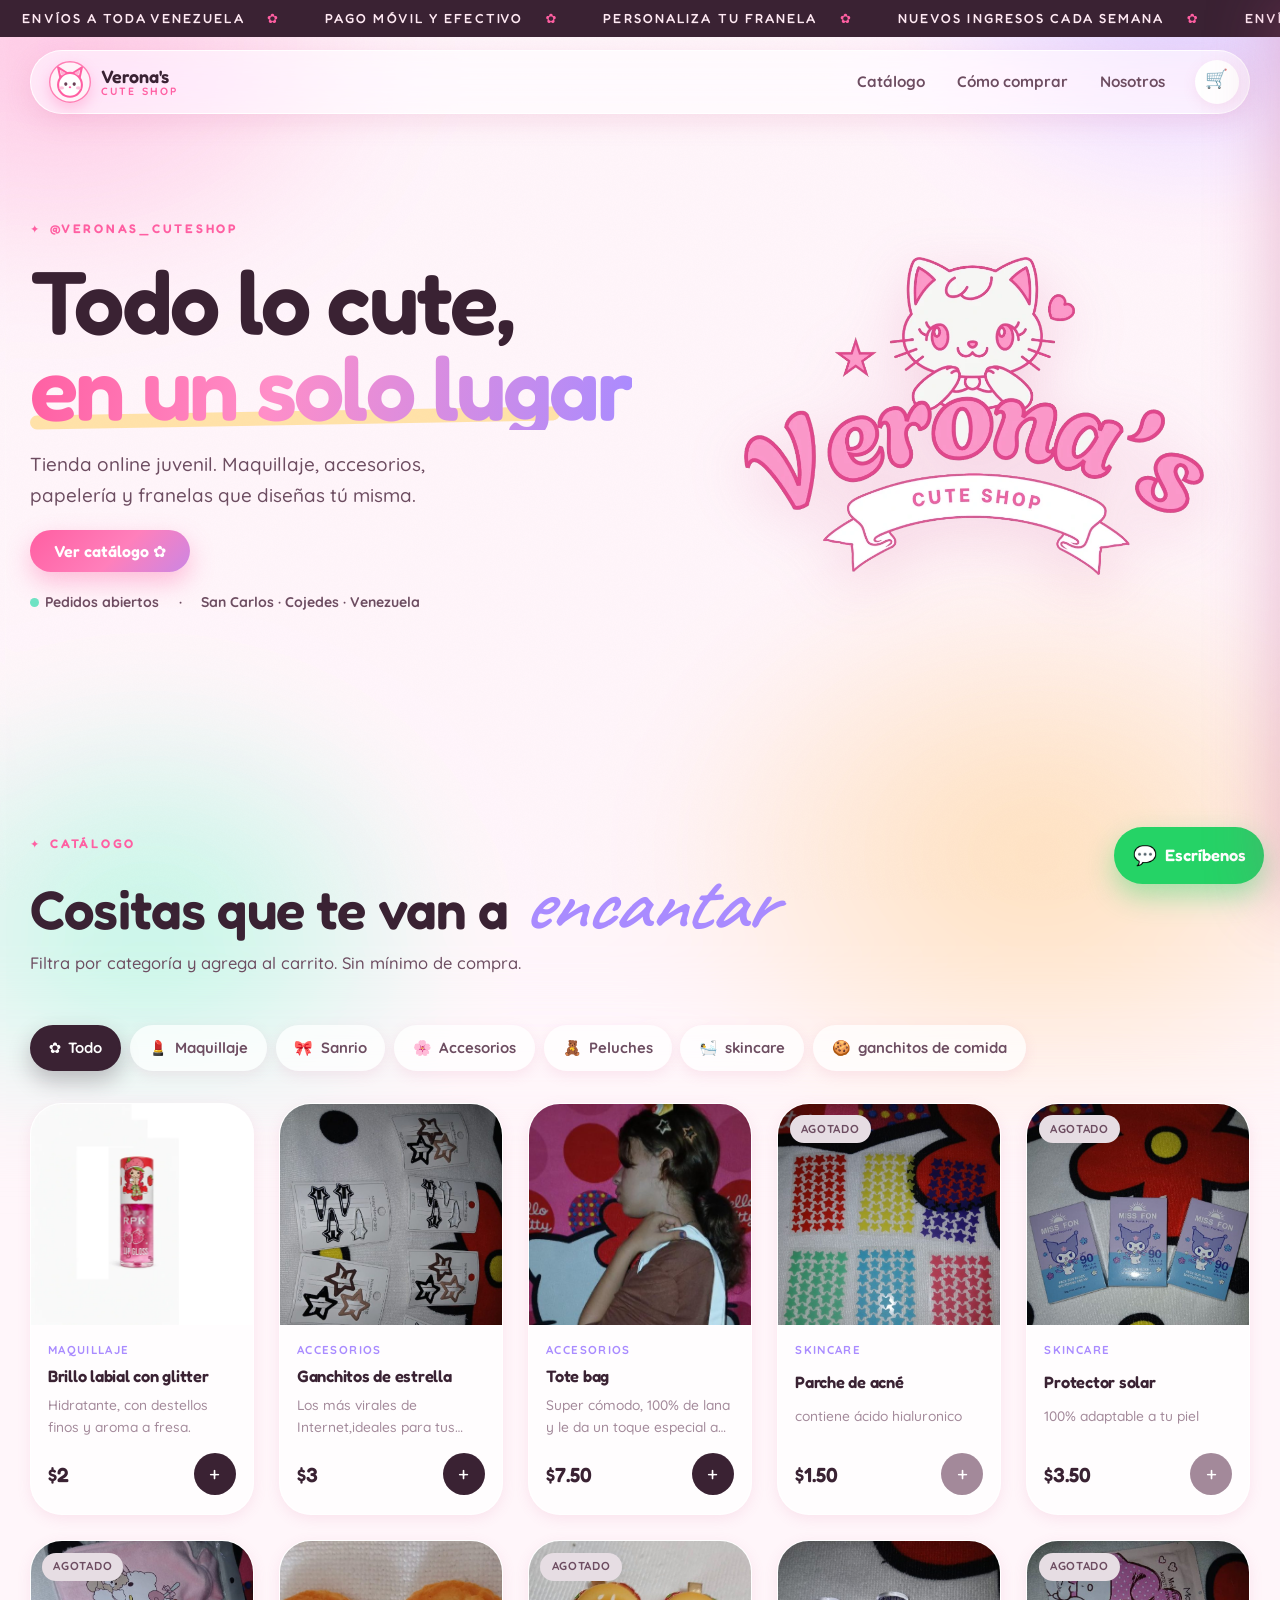
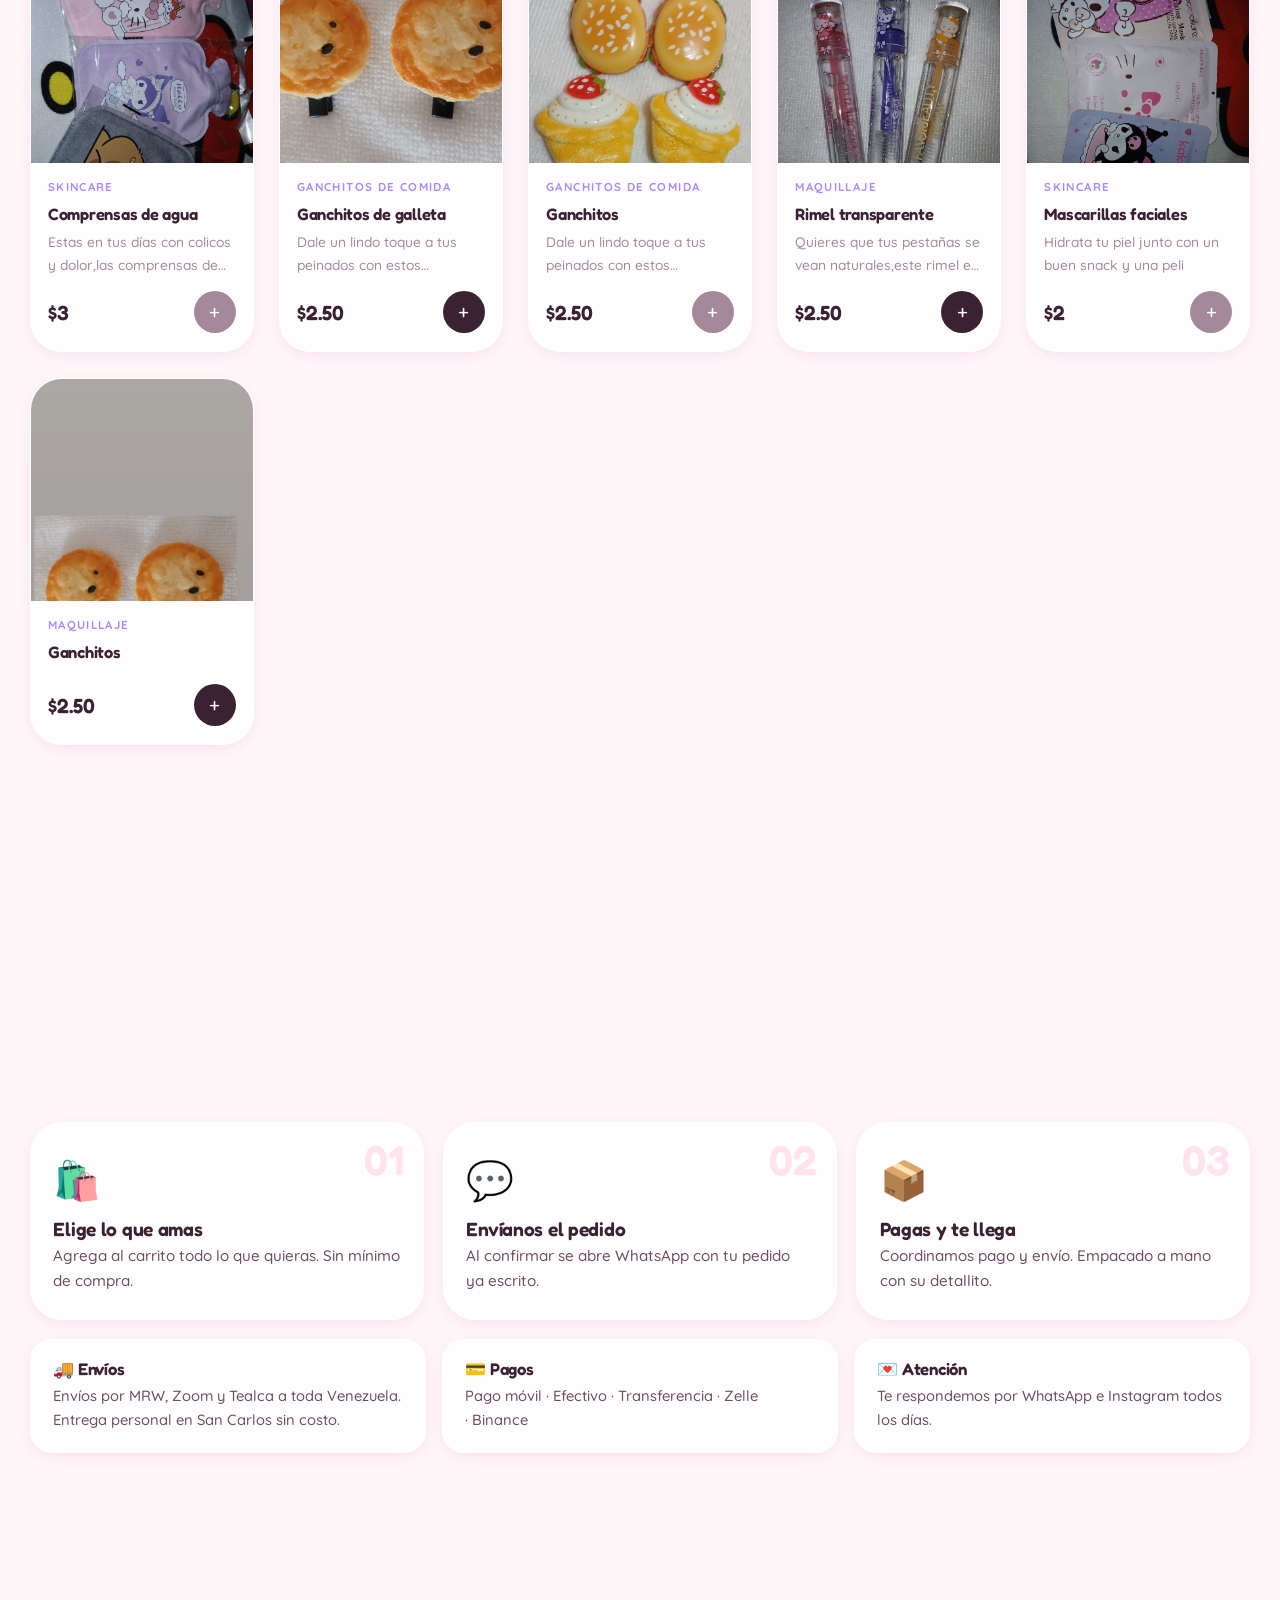
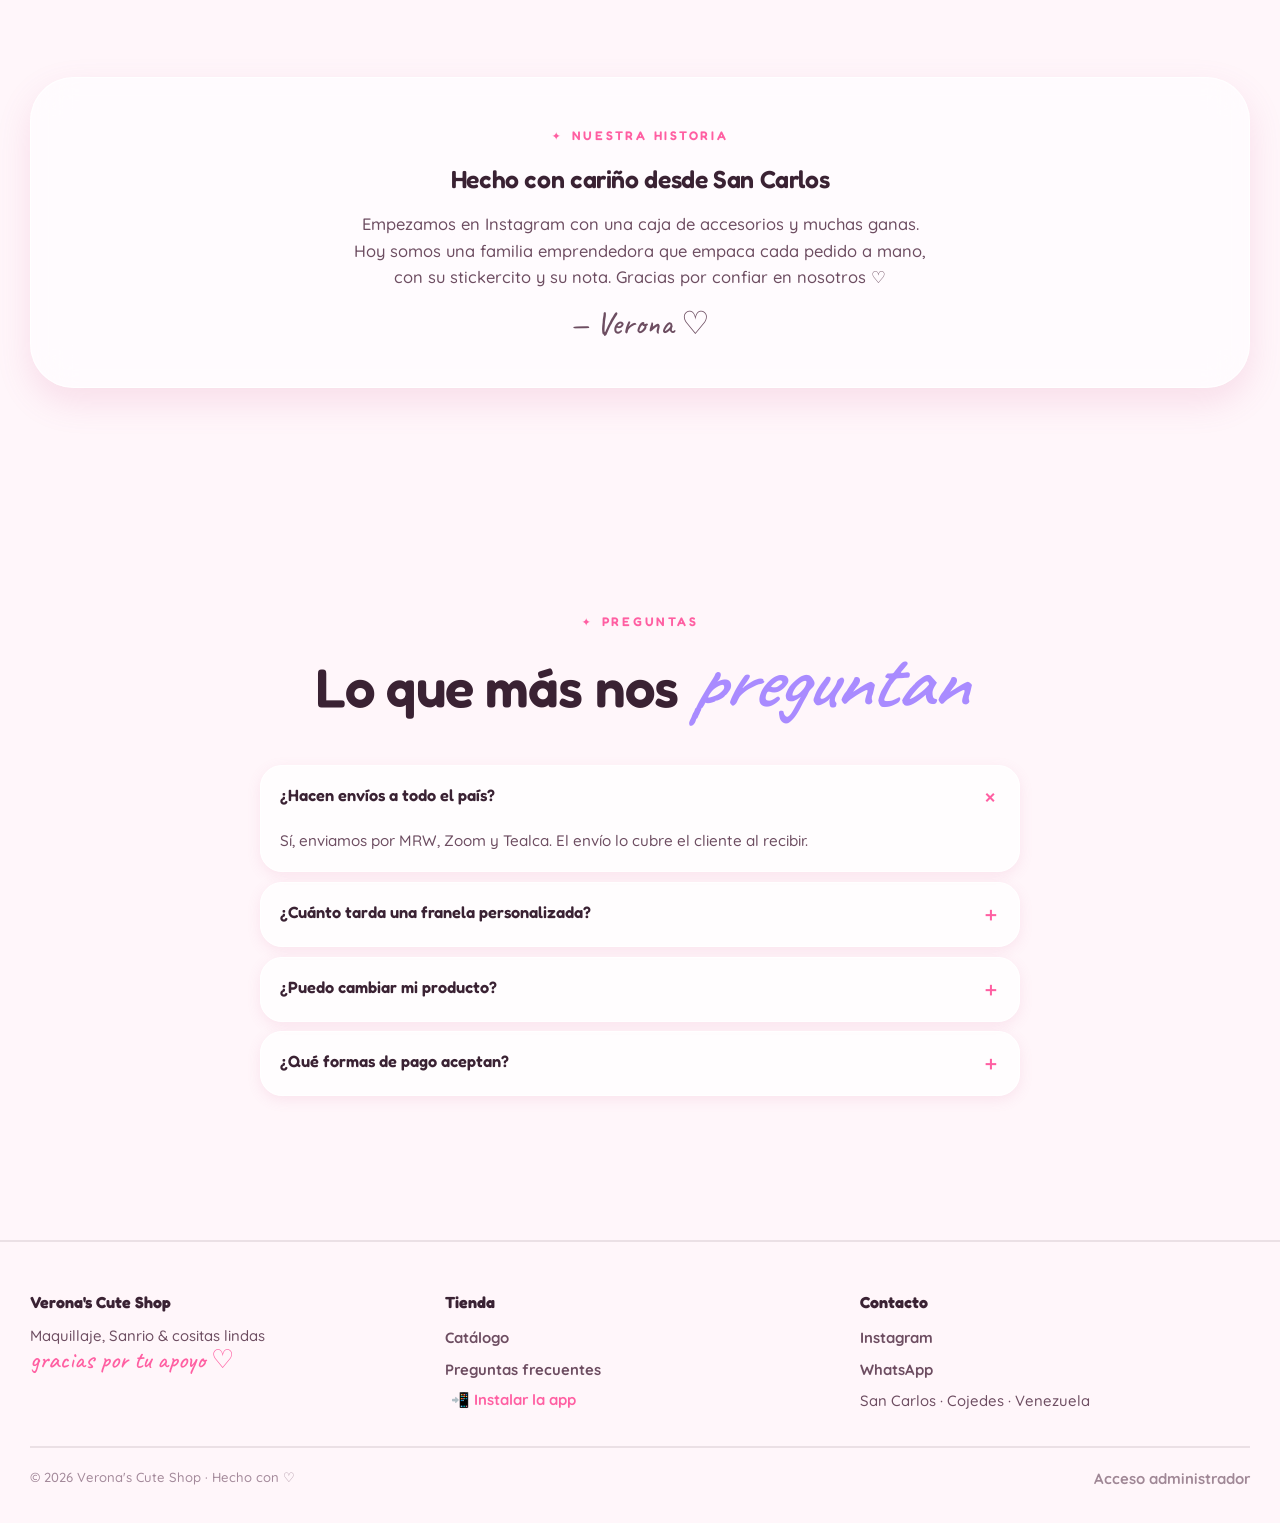
<file: index.html>
<!DOCTYPE html>
<html lang="es" class="no-js">
<head>
<meta charset="UTF-8" />
<meta name="viewport" content="width=device-width, initial-scale=1, viewport-fit=cover" />
<title>Verona's Cute Shop · Maquillaje, Sanrio y franelas personalizadas</title>
<meta name="description" content="Tienda online juvenil desde San Carlos, Cojedes. Maquillaje, accesorios, papelería, peluches y franelas que diseñas tú misma. Envíos a toda Venezuela." />
<meta name="theme-color" content="#ff5fa2" />
<link rel="icon" href="assets/favicon.svg" type="image/svg+xml" />

<!-- instalable como app -->
<link rel="manifest" href="manifest.webmanifest" />
<link rel="apple-touch-icon" href="assets/apple-touch-icon.png" />
<meta name="apple-mobile-web-app-capable" content="yes" />
<meta name="mobile-web-app-capable" content="yes" />
<meta name="apple-mobile-web-app-status-bar-style" content="default" />
<meta name="apple-mobile-web-app-title" content="Verona's" />
<meta name="application-name" content="Verona's Cute Shop" />

<meta property="og:type" content="website" />
<meta property="og:title" content="Verona's Cute Shop" />
<meta property="og:description" content="Maquillaje, Sanrio, accesorios y franelas personalizadas. Envíos a toda Venezuela." />

<link rel="preconnect" href="https://fonts.googleapis.com" />
<link rel="preconnect" href="https://fonts.gstatic.com" crossorigin />
<link rel="stylesheet" href="https://fonts.googleapis.com/css2?family=Fredoka:wght@400;500;600&family=Quicksand:wght@500;600;700&family=Caveat:wght@600;700&display=swap" />
<link rel="stylesheet" href="styles.css?v=20260812" />
<script>document.documentElement.classList.remove('no-js');</script>
<script>window.__VER__="2026-08-12-a";</script>
</head>

<body data-install-banner="Verona's Cute Shop" data-install-icon="assets/icon-192.png">
<div class="mesh" aria-hidden="true"></div>
<div class="grain" aria-hidden="true"></div>
<a class="skip-link" href="#main">Saltar al contenido</a>

<!-- ══════════════════════════════════════════ barra de anuncios -->
<div class="ticker" aria-hidden="true">
  <div class="ticker-track" data-ticker>
    <span>envíos a toda venezuela</span><span>pago móvil y efectivo</span><span>personaliza tu franela</span><span>nuevos ingresos cada semana</span>
    <span>envíos a toda venezuela</span><span>pago móvil y efectivo</span><span>personaliza tu franela</span><span>nuevos ingresos cada semana</span>
  </div>
</div>

<!-- ══════════════════════════════════════════ navegación -->
<header class="nav" data-nav>
  <div class="container">
    <div class="nav-inner">
      <a href="#inicio" class="logo">
        <span class="logo-mark" aria-hidden="true"><img src="assets/favicon.svg" alt="" /></span>
        <span class="logo-text">
          <b data-brand-name>Verona's</b>
          <small data-brand-name2>Cute Shop</small>
        </span>
      </a>

      <nav class="nav-links" aria-label="Principal">
        <a href="#catalogo">Catálogo</a>
        <a href="#franelas">Franelas</a>
        <a href="#comprar">Cómo comprar</a>
        <a href="#nosotros">Nosotros</a>
      </nav>

      <div class="nav-actions">
        <button class="icon-btn" type="button" data-install hidden aria-label="Instalar la app">📲</button>
        <button class="icon-btn nav-toggle" type="button" data-nav-toggle aria-expanded="false" aria-label="Abrir menú">☰</button>
        <button class="icon-btn" type="button" data-cart-open aria-label="Abrir carrito">
          🛒<span class="cart-count" data-cart-count>0</span>
        </button>
      </div>
    </div>

    <div class="nav-drawer" data-nav-drawer>
      <a href="#catalogo">Catálogo</a>
      <a href="#franelas">Franelas</a>
      <a href="#comprar">Cómo comprar</a>
      <a href="#nosotros">Nosotros</a>
      <a href="#faq">Preguntas</a>
    </div>
  </div>
</header>

<main id="main">

<!-- ══════════════════════════════════════════ hero -->
<section class="hero" id="inicio">
  <div class="container hero-grid">
    <div class="hero-copy">
      <span class="kicker" data-brand-handle>@veronas_cuteshop</span>
      <h1>
        <span data-hero-title>Todo lo cute,</span>
        <em data-hero-title-em>en un solo lugar</em>
      </h1>
      <p class="hero-sub" data-hero-sub>
        Tienda online juvenil. Maquillaje, accesorios, papelería y franelas que diseñas tú misma.
      </p>
      <div class="hero-cta">
        <a class="btn btn-primary" href="#catalogo" data-magnetic>Ver catálogo ✿</a>
        <a class="btn btn-ghost" href="#franelas">Diseñar mi franela 👕</a>
      </div>
      <div class="hero-meta">
        <span><i class="dot-live" aria-hidden="true"></i> Pedidos abiertos</span>
        <span aria-hidden="true">·</span>
        <span data-brand-location>San Carlos · Cojedes · Venezuela</span>
      </div>
    </div>

    <div class="hero-art" aria-hidden="true">
      <div class="hero-orb"></div>
      <span class="hero-orb-face">🎀</span>
      <img class="hero-logo" data-hero-logo alt="" hidden />
      <div class="sticker s1"><i>💄</i>maquillaje</div>
      <div class="sticker s2"><i>🧸</i>peluches</div>
      <div class="sticker s3"><i>✏️</i>papelería</div>
      <div class="sticker s4" data-tee-only><i>👕</i>tu diseño</div>
    </div>
  </div>
</section>

<!-- ══════════════════════════════════════════ catálogo -->
<section class="section" id="catalogo">
  <div class="container">
    <div class="sec-head reveal">
      <span class="kicker">Catálogo</span>
      <h2>Cositas que te van a <em class="hand">encantar</em></h2>
      <p>Filtra por categoría y agrega al carrito. Sin mínimo de compra.</p>
    </div>

    <div class="filters" data-filters role="group" aria-label="Filtrar por categoría"></div>
    <p class="scroll-hint" aria-hidden="true">desliza para ver más ✿</p>

    <div class="grid-products" data-products>
      <noscript>
        <p style="grid-column:1/-1">Activa JavaScript para ver el catálogo completo, o escríbenos por Instagram
          <a href="https://instagram.com/veronas_cuteshop">@veronas_cuteshop</a>.</p>
      </noscript>
    </div>
  </div>
</section>

<!-- ══════════════════════════════════════════ franelas -->
<section class="section" id="franelas">
  <div class="container">
    <div class="sec-head reveal">
      <span class="kicker">Franelas personalizadas</span>
      <h2 data-tee-title>Diseña tu franela</h2>
      <p data-tee-subtitle>Sube tu foto, muévela, agrándala y gírala. Así de simple.</p>
    </div>

    <div class="tee-wrap glass reveal">
      <!-- ---------- escenario visual ---------- -->
      <div class="tee-stage" data-tee-stage>
        <div class="tee-side-toggle" data-tee-sides>
          <button type="button" data-side="front" class="is-active">Frente</button>
          <button type="button" data-side="back">Espalda</button>
        </div>
        <svg class="tee-svg" viewBox="0 0 600 700" data-tee-svg role="img" aria-label="Vista previa de la franela personalizada"></svg>
        <p class="tee-hint" data-tee-hint>Arrastra tu imagen para moverla ✿</p>
        <div class="tee-drop">Suelta tu imagen aquí 🖼️</div>
      </div>

      <!-- ---------- panel de opciones ---------- -->
      <div class="tee-panel">
        <div class="tee-price-row">
          <span class="tee-price" data-tee-price>$12</span>
          <span class="tee-steps"><b>1</b> color · <b>2</b> talla · <b>3</b> zona · <b>4</b> tu imagen</span>
        </div>

        <div class="field">
          <label>1 · Color de la franela <span data-tee-color-name style="color:var(--accent)"></span></label>
          <div class="swatches" data-tee-colors></div>
        </div>

        <div class="field">
          <label>2 · Talla — <a href="#medidas" style="color:var(--accent);text-decoration:underline">ver medidas</a></label>
          <div class="sizes" data-tee-sizes></div>
          <span class="hint" data-tee-size-info></span>
        </div>

        <div class="field">
          <label>3 · ¿Dónde va el estampado?</label>
          <div class="zone-list" data-tee-zones></div>
        </div>

        <div class="field">
          <label>4 · Tu imagen</label>
          <div class="upload-box" data-tee-upload>
            <span style="font-size:1.8rem">🖼️</span>
            <b style="font-family:var(--display)">Sube tu diseño</b>
            <span class="hint">PNG con fondo transparente queda perfecto. JPG también sirve.</span>
            <label class="btn btn-ghost btn-sm" style="justify-self:center">
              Elegir imagen
              <input type="file" accept="image/*" data-tee-file hidden />
            </label>
          </div>
        </div>

        <div class="field" data-tee-controls hidden>
          <div class="slider-row">
            <span class="lbl"><span>Tamaño</span><span data-tee-scale-val>100%</span></span>
            <input type="range" min="20" max="300" value="100" data-tee-scale aria-label="Tamaño de la imagen" />
          </div>
          <div class="slider-row">
            <span class="lbl"><span>Rotación</span><span data-tee-rot-val>0°</span></span>
            <input type="range" min="-180" max="180" value="0" data-tee-rot aria-label="Rotación de la imagen" />
          </div>
          <div class="mini-actions">
            <button class="mini-btn" type="button" data-tee-center>Centrar</button>
            <button class="mini-btn" type="button" data-tee-reset>Reiniciar</button>
            <button class="mini-btn" type="button" data-tee-remove>Quitar imagen</button>
          </div>
        </div>

        <div class="field">
          <label>Nota para nosotros (opcional)</label>
          <textarea data-tee-note rows="2" placeholder="Ej: quiero el estampado un poco más arriba, o un texto extra…"></textarea>
        </div>

        <button class="btn btn-primary btn-block" type="button" data-tee-add>Agregar al carrito 🛒</button>
        <p class="hint" data-tee-desc style="text-align:center"></p>
      </div>
    </div>

    <!-- ---------- tabla de medidas ---------- -->
    <div class="sec-head reveal" id="medidas" style="margin-top:clamp(2.5rem,6vw,4.5rem)">
      <span class="kicker">Guía de tallas</span>
      <h2>¿Cuál es <em class="hand">mi talla</em>?</h2>
      <p data-tee-guide-note>Medidas en centímetros tomadas sobre la prenda extendida.</p>
    </div>

    <div class="size-guide reveal">
      <svg class="ruler-svg" viewBox="0 0 420 500" role="img" aria-label="Diagrama con las medidas de la franela">
        <path d="M162 43 C143 48 122 57 105 67 C83 82 61 102 44 123 C59 147 76 169 91 189 C101 181 111 173 120 166 C120 261 120 356 120 451 C180 461 240 461 300 451 C300 356 300 261 300 166 C309 173 319 181 329 189 C344 169 361 147 376 123 C359 102 337 82 315 67 C298 57 277 48 258 43 C250 74 226 88 210 88 C194 88 170 74 162 43 Z"
              fill="#ffffff" stroke="#3a2233" stroke-opacity=".25" stroke-width="2.5"/>
        <path d="M167 51 C176 76 193 86 210 86 C227 86 244 76 253 51" fill="none" stroke="#3a2233" stroke-opacity=".25" stroke-width="6" stroke-linecap="round"/>
        <!-- A: ancho -->
        <g stroke="#ff5fa2" stroke-width="2.5" fill="none">
          <line x1="120" y1="205" x2="300" y2="205"/>
          <path d="M120 205 l12 -6 M120 205 l12 6 M300 205 l-12 -6 M300 205 l-12 6" stroke-linecap="round"/>
        </g>
        <text x="210" y="197" text-anchor="middle" font-family="Fredoka, sans-serif" font-size="19" fill="#ff5fa2">A · ancho</text>
        <!-- B: largo -->
        <g stroke="#a98bff" stroke-width="2.5" fill="none">
          <line x1="345" y1="60" x2="345" y2="452"/>
          <path d="M345 60 l-6 12 M345 60 l6 12 M345 452 l-6 -12 M345 452 l6 -12" stroke-linecap="round"/>
        </g>
        <text x="365" y="260" text-anchor="middle" font-family="Fredoka, sans-serif" font-size="19" fill="#a98bff" transform="rotate(90 365 260)">B · largo</text>
        <!-- C: manga -->
        <g stroke="#1f9d76" stroke-width="2.5" fill="none">
          <line x1="52" y1="132" x2="98" y2="182"/>
          <path d="M52 132 l3 13 M52 132 l13 -3 M98 182 l-3 -13 M98 182 l-13 3" stroke-linecap="round"/>
        </g>
        <text x="40" y="205" text-anchor="middle" font-family="Fredoka, sans-serif" font-size="19" fill="#1f9d76">C</text>
        <text x="60" y="228" text-anchor="middle" font-family="Fredoka, sans-serif" font-size="15" fill="#1f9d76">manga</text>
      </svg>

      <div class="table-wrap">
        <table class="sizes-table">
          <thead>
            <tr><th>Talla</th><th>A · Ancho</th><th>B · Largo</th><th>C · Manga</th></tr>
          </thead>
          <tbody data-sizes-table></tbody>
        </table>
      </div>
    </div>
  </div>
</section>

<!-- ══════════════════════════════════════════ cómo comprar -->
<section class="section" id="comprar">
  <div class="container">
    <div class="sec-head center reveal">
      <span class="kicker">Cómo comprar</span>
      <h2>Tres pasos y ya está <em class="hand">listo</em></h2>
    </div>

    <div class="steps-grid" data-steps>
      <article class="step reveal"><span class="step-n">01</span><i>🛍️</i><h3>Elige lo que amas</h3><p>Agrega al carrito todo lo que quieras. Sin mínimo de compra.</p></article>
      <article class="step reveal"><span class="step-n">02</span><i>💬</i><h3>Envíanos el pedido</h3><p>Al confirmar se abre WhatsApp con tu pedido ya escrito.</p></article>
      <article class="step reveal"><span class="step-n">03</span><i>📦</i><h3>Pagas y te llega</h3><p>Coordinamos pago y envío. Empacado a mano con su detallito.</p></article>
    </div>

    <div class="info-grid reveal" style="margin-top:1.2rem">
      <div class="info-card"><h4>🚚 Envíos</h4><p data-info-shipping>Envíos por MRW, Zoom y Tealca a toda Venezuela.</p></div>
      <div class="info-card"><h4>💳 Pagos</h4><p data-info-payments>Pago móvil · Efectivo · Transferencia · Zelle · Binance</p></div>
      <div class="info-card"><h4>💌 Atención</h4><p>Te respondemos por WhatsApp e Instagram todos los días.</p></div>
    </div>
  </div>
</section>

<!-- ══════════════════════════════════════════ nosotros -->
<section class="section" id="nosotros">
  <div class="container">
    <div class="about-card glass reveal">
      <span class="kicker">Nuestra historia</span>
      <h2 data-about-title>Hecho con cariño desde San Carlos</h2>
      <p data-about-text>
        Empezamos en Instagram con una caja de accesorios y muchas ganas. Hoy somos una familia emprendedora
        que empaca cada pedido a mano, con su stickercito y su nota. Gracias por confiar en nosotros ♡
      </p>
      <p class="hand" style="font-size:2rem">— Verona ♡</p>
    </div>
  </div>
</section>

<!-- ══════════════════════════════════════════ preguntas -->
<section class="section" id="faq">
  <div class="container">
    <div class="sec-head center reveal">
      <span class="kicker">Preguntas</span>
      <h2>Lo que más nos <em class="hand">preguntan</em></h2>
    </div>
    <div class="faq" data-faqs>
      <details open><summary>¿Hacen envíos a todo el país?</summary><p>Sí, enviamos por MRW, Zoom y Tealca. El envío lo cubre el cliente al recibir.</p></details>
      <details><summary>¿Cuánto tarda una franela personalizada?</summary><p>Entre 3 y 5 días hábiles desde que confirmas el diseño y el pago.</p></details>
    </div>
  </div>
</section>

</main>

<!-- ══════════════════════════════════════════ pie -->
<footer class="footer" id="contacto">
  <div class="container">
    <div class="footer-grid">
      <div>
        <h5 data-brand-full>Verona's Cute Shop</h5>
        <p style="color:var(--ink-soft);font-size:.93rem" data-brand-tagline>Maquillaje, Sanrio & cositas lindas</p>
        <p class="hand" style="font-size:1.6rem;color:var(--accent)">gracias por tu apoyo ♡</p>
      </div>
      <div>
        <h5>Tienda</h5>
        <ul style="display:grid;gap:.3rem">
          <li><a href="#catalogo">Catálogo</a></li>
          <li><a href="#franelas">Franelas personalizadas</a></li>
          <li><a href="#medidas">Guía de tallas</a></li>
          <li><a href="#faq">Preguntas frecuentes</a></li>
          <li><button class="install-line" type="button" data-install data-install-always style="color:var(--accent);font-weight:700;font-size:.93rem">📲 Instalar la app</button></li>
        </ul>
      </div>
      <div>
        <h5>Contacto</h5>
        <ul style="display:grid;gap:.3rem">
          <li><a data-link-instagram href="https://instagram.com/veronas_cuteshop" target="_blank" rel="noopener">Instagram</a></li>
          <li><a data-link-whatsapp href="#">WhatsApp</a></li>
          <li><span style="color:var(--ink-soft);font-size:.93rem" data-brand-location>San Carlos · Cojedes</span></li>
        </ul>
      </div>
    </div>
    <div class="footer-bottom">
      <span>© <span data-year>2026</span> <span data-brand-full>Verona's Cute Shop</span> · Hecho con ♡</span>
      <a class="admin-link" href="admin.html">Acceso administrador</a>
    </div>
  </div>
</footer>

<a class="wa-float" data-link-whatsapp href="#" target="_blank" rel="noopener" aria-label="Escríbenos por WhatsApp">
  <span style="font-size:1.2rem">💬</span><span>Escríbenos</span>
</a>

<!-- ══════════════════════════════════════════ carrito -->
<div class="overlay" data-overlay></div>

<aside class="drawer" data-cart-drawer aria-label="Carrito de compras" aria-hidden="true">
  <div class="drawer-head">
    <h3>Tu carrito 🛒</h3>
    <button class="icon-btn" type="button" data-cart-close aria-label="Cerrar carrito">✕</button>
  </div>
  <div class="drawer-body" data-cart-items></div>
  <div class="drawer-foot">
    <div class="drawer-total"><span>Total</span><span data-cart-total>$0</span></div>
    <button class="btn btn-primary btn-block" type="button" data-checkout-open>Hacer pedido ✿</button>
    <p class="hint" style="text-align:center;color:var(--ink-mute);font-size:.8rem">
      El pedido se envía por WhatsApp. No pagas nada aquí.
    </p>
  </div>
</aside>

<!-- ══════════════════════════════════════════ modal producto -->
<div class="modal" data-product-modal role="dialog" aria-modal="true" aria-label="Detalle del producto">
  <div class="modal-card" data-product-modal-card></div>
</div>

<!-- ══════════════════════════════════════════ modal checkout -->
<div class="modal" data-checkout-modal role="dialog" aria-modal="true" aria-label="Confirmar pedido">
  <div class="modal-card">
    <div class="modal-head">
      <div>
        <span class="kicker">Último paso</span>
        <h3>Confirmar pedido</h3>
      </div>
      <button class="icon-btn" type="button" data-checkout-close aria-label="Cerrar">✕</button>
    </div>

    <form class="form-grid" data-checkout-form novalidate>
      <div class="form-2">
        <div class="field">
          <label for="ck-name">Tu nombre *</label>
          <input id="ck-name" name="name" required placeholder="María Pérez" autocomplete="name" />
        </div>
        <div class="field">
          <label for="ck-phone">Teléfono / WhatsApp *</label>
          <input id="ck-phone" name="phone" required placeholder="0412 000 0000" inputmode="tel" autocomplete="tel" />
        </div>
      </div>
      <div class="form-2">
        <div class="field">
          <label for="ck-city">Ciudad *</label>
          <input id="ck-city" name="city" required placeholder="San Carlos" autocomplete="address-level2" />
        </div>
        <div class="field">
          <label for="ck-delivery">Entrega</label>
          <select id="ck-delivery" name="delivery">
            <option>Entrega personal en San Carlos</option>
            <option>Envío por MRW</option>
            <option>Envío por Zoom</option>
            <option>Envío por Tealca</option>
          </select>
        </div>
      </div>
      <div class="field">
        <label for="ck-pay">Forma de pago</label>
        <select id="ck-pay" name="pay">
          <option>Pago móvil</option>
          <option>Efectivo</option>
          <option>Transferencia</option>
          <option>Zelle</option>
          <option>Binance</option>
        </select>
      </div>
      <div class="field">
        <label for="ck-note">Nota (opcional)</label>
        <textarea id="ck-note" name="note" rows="2" placeholder="Punto de referencia, detalle del pedido…"></textarea>
      </div>

      <div class="drawer-total" style="border-top:2px solid var(--line);padding-top:.8rem">
        <span>Total</span><span data-checkout-total>$0</span>
      </div>

      <button class="btn btn-primary btn-block" type="submit">Enviar pedido por WhatsApp 💬</button>
      <p class="hint" style="text-align:center;color:var(--ink-mute)">
        Se abrirá WhatsApp con tu pedido escrito. Si diseñaste una franela, te descargamos la imagen
        para que la adjuntes en el chat.
      </p>
    </form>
  </div>
</div>

<div class="toast-wrap" data-toasts aria-live="polite"></div>

<!-- ══════════════════════════════════════════ scripts -->
<script defer src="lib/gsap.min.js"></script>
<script defer src="lib/ScrollTrigger.min.js"></script>
<script defer src="lib/manifest.js?v=20260812"></script>
<script defer src="lib/store.js?v=20260812"></script>
<script defer src="lib/tee.js?v=20260812"></script>
<script defer src="lib/pwa.js?v=20260812"></script>
<script defer src="main.js?v=20260812"></script>
</body>
</html>
</file>
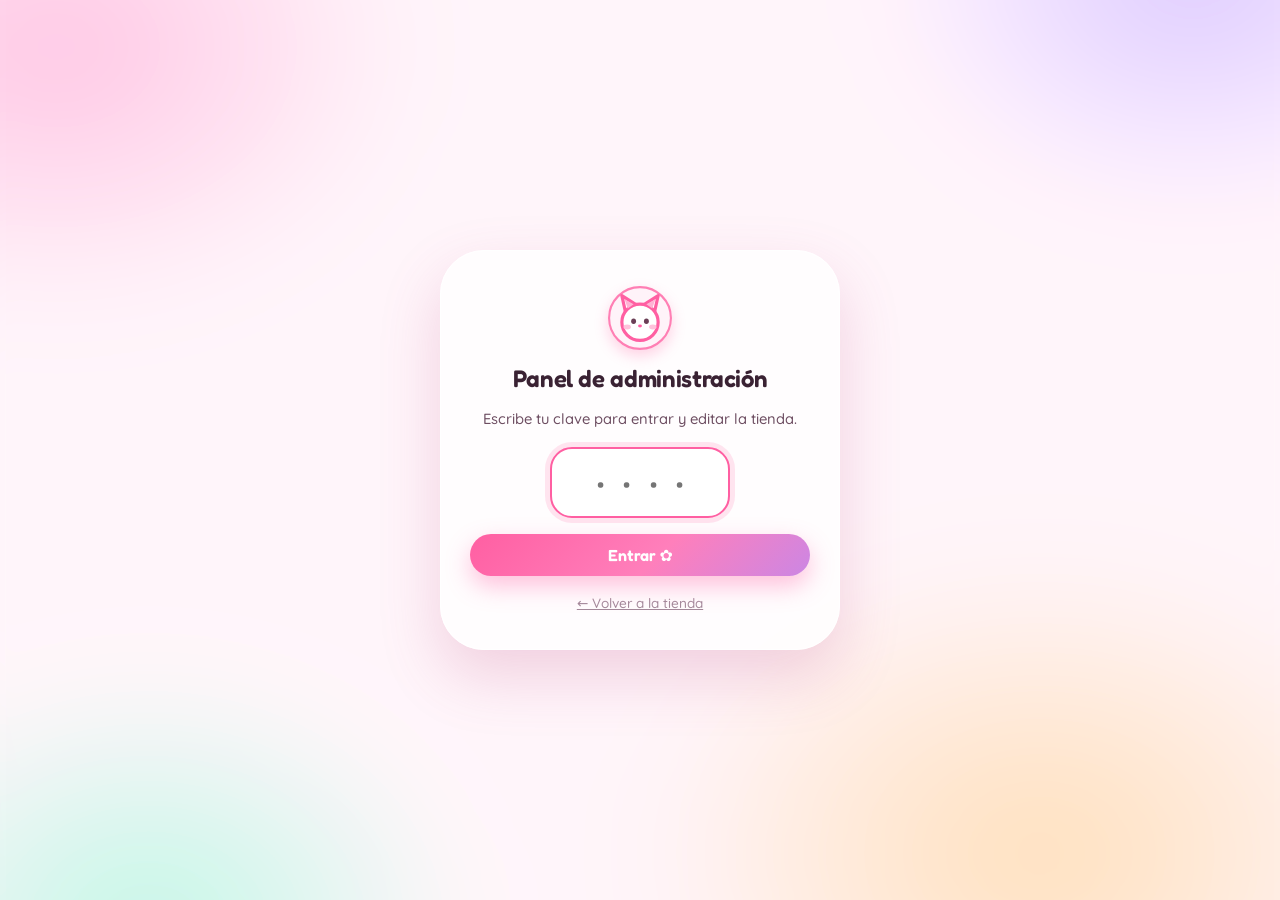
<file: admin.html>
<!DOCTYPE html>
<html lang="es">
<head>
<meta charset="UTF-8" />
<meta name="viewport" content="width=device-width, initial-scale=1" />
<title>Panel de administración · Verona's Cute Shop</title>
<meta name="robots" content="noindex, nofollow" />
<meta name="theme-color" content="#3a2233" />
<link rel="icon" href="assets/favicon.svg" type="image/svg+xml" />

<!-- instalable como app aparte de la tienda -->
<link rel="manifest" href="admin.webmanifest" />
<link rel="apple-touch-icon" href="assets/admin-apple-touch-icon.png" />
<meta name="apple-mobile-web-app-capable" content="yes" />
<meta name="mobile-web-app-capable" content="yes" />
<meta name="apple-mobile-web-app-status-bar-style" content="black-translucent" />
<meta name="apple-mobile-web-app-title" content="Verona Admin" />
<meta name="application-name" content="Verona Admin" />

<link rel="preconnect" href="https://fonts.googleapis.com" />
<link rel="preconnect" href="https://fonts.gstatic.com" crossorigin />
<link rel="stylesheet" href="https://fonts.googleapis.com/css2?family=Fredoka:wght@400;500;600&family=Quicksand:wght@500;600;700&family=Caveat:wght@600;700&display=swap" />
<link rel="stylesheet" href="styles.css?v=20260812" />
<link rel="stylesheet" href="admin.css?v=20260812" />
<script>window.__VER__="2026-08-12-a";</script>
</head>

<body class="admin" data-install-banner="el panel de administración" data-install-icon="assets/admin-icon-192.png">
<div class="mesh" aria-hidden="true"></div>

<!-- ══════════════════════════════════════════ acceso -->
<section class="login-wrap" data-login>
  <form class="login-card" data-login-form>
    <span class="logo-mark" aria-hidden="true"><img src="assets/favicon.svg" alt="" /></span>
    <h1 style="font-size:1.5rem">Panel de administración</h1>
    <p style="color:var(--ink-soft);font-size:.92rem">Escribe tu clave para entrar y editar la tienda.</p>
    <input class="pin-input" type="password" inputmode="numeric" maxlength="12" placeholder="••••"
           data-pin autocomplete="current-password" aria-label="Clave de administrador" />
    <p class="note" data-login-error hidden style="font-size:.85rem">Clave incorrecta. Intenta de nuevo.</p>
    <button class="btn btn-primary btn-block" type="submit">Entrar ✿</button>
    <a href="index.html" style="font-size:.85rem;color:var(--ink-mute);text-decoration:underline">← Volver a la tienda</a>
  </form>
</section>

<!-- ══════════════════════════════════════════ panel -->
<div class="admin-shell" data-shell hidden>

  <aside class="admin-side">
    <div class="admin-brand">
      <span class="logo-mark" aria-hidden="true"><img src="assets/favicon.svg" alt="" /></span>
      <span><b data-brand-full>Verona's Cute Shop</b><small>Administración</small></span>
    </div>

    <nav class="admin-nav" data-tabs aria-label="Secciones del panel">
      <button type="button" data-tab="pedidos" class="is-active">📦 Pedidos <span class="badge" data-orders-badge hidden>0</span></button>
      <button type="button" data-tab="productos">🛍️ Productos</button>
      <button type="button" data-tab="categorias">🏷️ Categorías</button>
      <button type="button" data-tab="franelas">👕 Franelas</button>
      <button type="button" data-tab="contenido">✏️ Contenido</button>
      <button type="button" data-tab="publicar">🚀 Publicar</button>
    </nav>

    <div style="margin-top:auto;display:grid;gap:.4rem">
      <button class="btn btn-primary btn-sm side-publish" type="button" data-publish-now>
        <span data-side-publish-label>Publicar en la web</span>
      </button>
      <span class="side-publish-state" data-side-pub-state>Revisando…</span>
      <button class="tiny-btn solid" type="button" data-install data-install-always>📲 Instalar el panel</button>
      <a class="tiny-btn" href="index.html" target="_blank" rel="noopener" style="text-align:center">Ver la tienda ↗</a>
      <button class="tiny-btn danger" type="button" data-logout>Cerrar sesión</button>
    </div>
  </aside>

  <main class="admin-main">
    <div class="container">

      <!-- ─────────────────────────────── PEDIDOS -->
      <section class="panel is-active" data-panel="pedidos">
        <div class="panel-head">
          <div>
            <span class="kicker">Pedidos</span>
            <h2>Pedidos recibidos</h2>
            <p>Los pedidos hechos desde este navegador aparecen aquí. Los de tus clientes llegan por WhatsApp.</p>
          </div>
          <div style="display:flex;gap:.4rem;flex-wrap:wrap">
            <label class="tiny-btn">Importar pedido<input type="file" accept="application/json" hidden data-order-import /></label>
            <button class="tiny-btn" type="button" data-orders-export>Exportar todo</button>
          </div>
        </div>

        <div class="stat-grid" data-order-stats></div>

        <div class="note info" style="margin-bottom:1rem">
          <b>Importante:</b> esta página es estática (sin servidor), así que los pedidos se guardan en el navegador
          de quien los hace. El pedido completo te llega siempre por WhatsApp con su código
          (ej. VC-1234) y las imágenes del diseño adjuntas.
        </div>

        <div class="rows" data-orders-list></div>
      </section>

      <!-- ─────────────────────────────── PRODUCTOS -->
      <section class="panel" data-panel="productos">
        <div class="panel-head">
          <div>
            <span class="kicker">Catálogo</span>
            <h2>Productos</h2>
            <p>Agrega, edita, reordena o elimina lo que vendes.</p>
          </div>
          <button class="btn btn-primary btn-sm" type="button" data-product-new>+ Nuevo producto</button>
        </div>
        <div class="rows" data-products-list></div>
      </section>

      <!-- ─────────────────────────────── CATEGORÍAS -->
      <section class="panel" data-panel="categorias">
        <div class="panel-head">
          <div>
            <span class="kicker">Organización</span>
            <h2>Categorías</h2>
            <p>Son los filtros que ve el cliente arriba del catálogo.</p>
          </div>
          <button class="btn btn-primary btn-sm" type="button" data-cat-new>+ Nueva categoría</button>
        </div>
        <div class="box"><div class="rows" data-cats-list></div></div>
      </section>

      <!-- ─────────────────────────────── FRANELAS -->
      <section class="panel" data-panel="franelas">
        <div class="panel-head">
          <div>
            <span class="kicker">Personalizadas</span>
            <h2>Franelas</h2>
            <p>Precio base, colores, tallas con medidas y zonas de estampado.</p>
          </div>
          <div class="onoff">
            <span data-tee-onoff-text>Se ve en la tienda</span>
            <button class="switch is-on" type="button" role="switch" aria-checked="true"
                    data-tee-toggle aria-label="Mostrar u ocultar la sección de franelas">
              <span class="switch-knob"></span>
            </button>
          </div>
        </div>

        <div class="note" data-tee-off-note hidden>
          <b>La sección de franelas está oculta.</b> En la tienda no aparece el diseñador,
          ni la guía de tallas, ni los enlaces que llevan a ella. Puedes seguir editando aquí
          y encenderla cuando quieras.
        </div>

        <div class="box">
          <h3>Textos y precio</h3>
          <p class="sub">Lo que ve el cliente en la sección de franelas.</p>
          <div class="rows">
            <div class="cols-2">
              <div class="field"><label>Título</label><input data-tee="title" /></div>
              <div class="field"><label>Precio base</label><input data-tee="basePrice" type="number" step="0.5" min="0" /></div>
            </div>
            <div class="field"><label>Subtítulo</label><input data-tee="subtitle" /></div>
            <div class="field"><label>Nombre que aparece en el carrito y el pedido</label><input data-tee="productName" /></div>
            <div class="field"><label>Descripción (material, cuidados…)</label><textarea data-tee="description" rows="2"></textarea></div>
            <div class="field"><label>Nota de la guía de tallas</label><input data-tee="sizeGuideNote" /></div>
          </div>
        </div>

        <div class="box">
          <div class="head-row"><h4>Colores disponibles</h4><button class="tiny-btn solid" type="button" data-color-new>+ Color</button></div>
          <div class="rows" data-colors-list></div>
        </div>

        <div class="box">
          <div class="head-row"><h4>Tallas y medidas (cm)</h4><button class="tiny-btn solid" type="button" data-size-new>+ Talla</button></div>
          <div class="size-row" style="font-size:.76rem;font-weight:800;color:var(--ink-mute);text-transform:uppercase;letter-spacing:.06em">
            <span>Talla</span><span>Ancho</span><span>Largo</span><span>Manga</span><span>Recargo</span><span></span>
          </div>
          <div class="rows" data-sizes-list style="margin-top:.4rem"></div>
        </div>

        <div class="box">
          <div class="head-row"><h4>Zonas de estampado</h4><button class="tiny-btn solid" type="button" data-zone-new>+ Zona</button></div>
          <p class="sub">El área se mide sobre el dibujo de la franela (600 × 700). Cambia los números y mira la vista previa.</p>
          <div class="cols-2" style="align-items:start">
            <div class="rows" data-zones-list></div>
            <div style="position:sticky;top:1rem">
              <div class="tee-stage" style="min-height:280px">
                <svg class="tee-svg" viewBox="0 0 600 700" data-zone-preview role="img" aria-label="Vista previa de las zonas"></svg>
              </div>
              <p class="sub" style="text-align:center;margin-top:.5rem">Vista previa de las zonas del <b data-zone-preview-side>frente</b></p>
            </div>
          </div>
        </div>
      </section>

      <!-- ─────────────────────────────── CONTENIDO -->
      <section class="panel" data-panel="contenido">
        <div class="panel-head">
          <div>
            <span class="kicker">Tu tienda</span>
            <h2>Contenido y ajustes</h2>
            <p>Nombre, textos, contacto, colores y pagos.</p>
          </div>
        </div>

        <div class="box">
          <h3>Identidad</h3>
          <div class="rows">
            <div class="cols-2">
              <div class="field"><label>Nombre (línea 1)</label><input data-set="name" /></div>
              <div class="field"><label>Nombre (línea 2)</label><input data-set="name2" /></div>
            </div>
            <div class="cols-2">
              <div class="field"><label>Usuario de Instagram</label><input data-set="handle" /></div>
              <div class="field"><label>Frase corta</label><input data-set="tagline" /></div>
            </div>
            <div class="field">
              <label>Logo de la tienda</label>
              <div class="drop-zone" data-logo-zone></div>
              <label class="hint" style="display:flex;gap:.45rem;align-items:center;cursor:pointer">
                <input type="checkbox" data-logo-nobg checked style="width:auto" />
                Quitar el fondo blanco de alrededor (recomendado)
              </label>
              <span class="hint">Se ve grande en la portada de la tienda. Se achica solo, no te preocupes por el peso.</span>
            </div>

            <div class="cols-3">
              <div class="field"><label>Color principal</label><input data-set="accent" type="color" style="height:46px" /></div>
              <div class="field"><label>Color secundario</label><input data-set="accent2" type="color" style="height:46px" /></div>
              <div class="field"><label>Símbolo de moneda</label><input data-set="currency" /></div>
            </div>
          </div>
        </div>

        <div class="box">
          <h3>Portada</h3>
          <div class="rows">
            <div class="cols-2">
              <div class="field"><label>Título línea 1</label><input data-set="heroTitle" /></div>
              <div class="field"><label>Título línea 2 (resaltada)</label><input data-set="heroTitleEm" /></div>
            </div>
            <div class="field"><label>Texto de bienvenida</label><textarea data-set="heroSub" rows="2"></textarea></div>
            <div class="field">
              <label>Cinta de anuncios (separa las frases con ·)</label>
              <input data-set="announcement" />
            </div>
          </div>
        </div>

        <div class="box">
          <h3>Contacto y logística</h3>
          <div class="rows">
            <div class="cols-2">
              <div class="field">
                <label>WhatsApp (con código de país, solo números)</label>
                <input data-set="whatsapp" inputmode="numeric" placeholder="584121234567" />
                <span class="hint">Venezuela: 58 + número sin el 0. Ej: 0412-1234567 → 584121234567</span>
              </div>
              <div class="field"><label>Enlace de Instagram</label><input data-set="instagram" /></div>
            </div>
            <div class="field"><label>Ubicación</label><input data-set="location" /></div>
            <div class="cols-2">
              <div class="field"><label>Texto de envíos</label><textarea data-set="shipping" rows="2"></textarea></div>
              <div class="field"><label>Formas de pago</label><textarea data-set="payments" rows="2"></textarea></div>
            </div>
          </div>
        </div>

        <div class="box">
          <h3>Nosotros</h3>
          <div class="rows">
            <div class="field"><label>Título</label><input data-set="aboutTitle" /></div>
            <div class="field"><label>Texto</label><textarea data-set="aboutText" rows="4"></textarea></div>
          </div>
        </div>

        <div class="box">
          <div class="head-row"><h4>Pasos de "Cómo comprar"</h4><button class="tiny-btn solid" type="button" data-step-new>+ Paso</button></div>
          <div class="rows" data-steps-list></div>
        </div>

        <div class="box">
          <div class="head-row"><h4>Preguntas frecuentes</h4><button class="tiny-btn solid" type="button" data-faq-new>+ Pregunta</button></div>
          <div class="rows" data-faqs-list></div>
        </div>

        <div class="box">
          <h3>Seguridad</h3>
          <p class="sub">La clave protege el panel en el navegador. No es seguridad real: cualquiera con conocimientos
             puede ver el código de la página. No guardes aquí datos sensibles.</p>
          <div class="cols-2">
            <div class="field"><label>Clave del panel</label><input data-set="adminPin" /></div>
          </div>
        </div>
      </section>

      <!-- ─────────────────────────────── PUBLICAR -->
      <section class="panel" data-panel="publicar">
        <div class="panel-head">
          <div>
            <span class="kicker">Guardar y publicar</span>
            <h2>Publicar cambios</h2>
            <p>Lo que editas se ve al instante en este teléfono. Al publicar, lo ve todo el mundo.</p>
          </div>
        </div>

        <div class="box publicar-caja">
          <button class="btn btn-primary btn-block btn-publicar" type="button" data-publish-now>
            Publicar en la web 🚀
          </button>

          <div class="pub-state" data-pub-state>
            <span class="pub-dot"></span>
            <span data-pub-text>Revisando…</span>
          </div>

        </div>

        <details class="box mas-opciones">
          <summary>Más opciones</summary>
          <div style="display:flex;gap:.5rem;flex-wrap:wrap;margin-top:.9rem">
            <button class="tiny-btn" type="button" data-gh-wizard>Volver a conectar</button>
            <button class="tiny-btn" type="button" data-gh-toggle>Ajustes avanzados</button>
            <button class="tiny-btn" type="button" data-export-manifest>Descargar el archivo</button>
            <button class="tiny-btn" type="button" data-preview-manifest>Ver el contenido</button>
          </div>

          <pre data-manifest-preview hidden style="margin-top:1rem;max-height:280px;overflow:auto;background:#2b1f28;color:#ffd7ea;padding:1rem;border-radius:16px;font-size:.75rem"></pre>

          <!-- ---------- ajustes de conexión ---------- -->
          <div class="gh-box" data-gh-box hidden>
            <h4>Conexión con GitHub</h4>
            <p class="sub">Se guarda solo en este navegador. Nunca se sube a la web ni entra en los respaldos.</p>

            <div class="cols-3">
              <div class="field"><label>Usuario</label><input data-gh="owner" placeholder="veronascuteshop" /></div>
              <div class="field"><label>Repositorio</label><input data-gh="repo" placeholder="Shop" /></div>
              <div class="field"><label>Rama</label><input data-gh="branch" placeholder="main" /></div>
            </div>
            <div class="field"><label>Archivo que se actualiza</label><input data-gh="path" placeholder="lib/manifest.js" /></div>
            <div class="field">
              <label>Clave de acceso (token)</label>
              <input data-gh="token" type="password" autocomplete="off" placeholder="github_pat_..." />
              <span class="hint">Se muestra en puntitos y no se puede leer desde la web.</span>
            </div>

            <div style="display:flex;gap:.5rem;flex-wrap:wrap;margin-top:.6rem">
              <button class="tiny-btn solid" type="button" data-gh-test>Probar conexión</button>
              <button class="tiny-btn danger" type="button" data-gh-forget>Olvidar la clave</button>
            </div>
            <p class="gh-result" data-gh-result hidden></p>

            <details class="gh-help">
              <summary>¿Cómo saco la clave de acceso? (una sola vez, 2 minutos)</summary>
              <ol>
                <li>Entra a <b>github.com</b> → tu foto arriba a la derecha → <b>Settings</b>.</li>
                <li>Baja del todo en el menú izquierdo → <b>Developer settings</b>.</li>
                <li><b>Personal access tokens</b> → <b>Fine-grained tokens</b> → <b>Generate new token</b>.</li>
                <li>Ponle un nombre (ej. <i>panel tienda</i>) y una duración larga en <i>Expiration</i>.</li>
                <li>En <b>Repository access</b> elige <b>Only select repositories</b> → marca <b>Shop</b>.</li>
                <li>En <b>Permissions → Repository permissions</b> busca <b>Contents</b> y ponlo en
                    <b>Read and write</b>. No le des ningún otro permiso.</li>
                <li><b>Generate token</b>, cópialo y pégalo aquí arriba. GitHub solo te lo muestra una vez.</li>
              </ol>
              <p class="sub" style="margin-top:.6rem">
                Esa clave solo puede editar archivos de ese repositorio: no puede entrar a tu cuenta,
                ni borrarla, ni tocar tus otros proyectos. Si algún día quieres anularla, entra a esa
                misma pantalla de GitHub y pulsa <b>Revoke</b>.
              </p>
            </details>
          </div>

          <hr style="border:0;border-top:2px solid var(--line);margin:1.2rem 0" />

          <h4>Copia de seguridad</h4>
          <p class="sub">Guarda un respaldo con todo (productos, franelas, ajustes y pedidos) o restaura uno anterior.</p>
          <div style="display:flex;gap:.5rem;flex-wrap:wrap">
            <button class="tiny-btn solid" type="button" data-backup>Descargar respaldo</button>
            <label class="tiny-btn">Restaurar respaldo<input type="file" accept="application/json" hidden data-restore /></label>
          </div>

          <hr style="border:0;border-top:2px solid var(--line);margin:1.2rem 0" />

          <h4>¿Un teléfono se quedó con la versión vieja?</h4>
          <p class="sub">La app se actualiza sola al abrirla. Si aun así algún equipo sigue mostrando
             lo anterior, abre el panel <b>en ese teléfono</b> y pulsa este botón. <b>No borra productos ni pedidos.</b></p>
          <button class="tiny-btn danger" type="button" data-forzar-actualizacion>Bajar la versión más reciente</button>
          <p class="sub" style="margin-top:.6rem">Versión instalada: <b data-version-app>…</b></p>

          <hr style="border:0;border-top:2px solid var(--line);margin:1.2rem 0" />

          <h4>Volver a empezar</h4>
          <p class="sub">Borra los cambios guardados en este teléfono y vuelve al contenido publicado.</p>
          <button class="tiny-btn danger" type="button" data-reset>Restablecer contenido</button>
        </details>

      </section>

    </div>
  </main>
</div>

<!-- ══════════════════════════════════════════ modal de edición -->
<div class="overlay" data-overlay></div>
<div class="modal" data-edit-modal role="dialog" aria-modal="true" aria-label="Editar">
  <div class="modal-card wide" data-edit-card></div>
</div>

<div class="sticky-save" data-saved><span>Guardado ✓</span></div>
<div class="toast-wrap" data-toasts aria-live="polite"></div>

<script defer src="lib/manifest.js?v=20260812"></script>
<script defer src="lib/store.js?v=20260812"></script>
<script defer src="lib/tee.js?v=20260812"></script>
<script defer src="lib/github.js?v=20260812"></script>
<script defer src="lib/pwa.js?v=20260812"></script>
<script defer src="admin.js?v=20260812"></script>
</body>
</html>
</file>
<file: styles.css>
/* =============================================================================
   Verona's Cute Shop — styles.css
   1. Tokens · 2. Reset · 3. Utilidades · 4. Tipografía · 5. Componentes
   6. Secciones · 7. Franelas · 8. Carrito y modales · 9. Efectos · 10. Responsive
   ============================================================================= */

/* =============================================================
   1. Tokens
   ============================================================= */
:root {
  --accent:      #ff5fa2;
  --accent-2:    #a98bff;
  --accent-3:    #ffd166;
  --mint:        #6fe3c4;
  --peach:       #ffb59b;

  --bg:          #fff6fa;
  --bg-2:        #ffeef6;
  --paper:       #ffffff;
  --ink:         #3a2233;
  --ink-soft:    #6d4d61;
  --ink-mute:    #a3899a;
  --line:        rgba(58, 34, 51, 0.10);
  --line-strong: rgba(58, 34, 51, 0.18);

  --glass:       rgba(255, 255, 255, 0.62);
  --glass-2:     rgba(255, 255, 255, 0.38);

  --shadow-sm:   0 4px 14px rgba(214, 96, 152, 0.12);
  --shadow:      0 14px 34px rgba(214, 96, 152, 0.16);
  --shadow-lg:   0 26px 60px rgba(190, 76, 132, 0.22);

  --r-sm: 14px;
  --r:    22px;
  --r-lg: 32px;
  --r-xl: 44px;

  --display: "Fredoka", "Trebuchet MS", system-ui, sans-serif;
  --sans:    "Quicksand", system-ui, -apple-system, "Segoe UI", sans-serif;
  --hand:    "Caveat", "Comic Sans MS", cursive;

  --ease-out:    cubic-bezier(0.16, 1, 0.3, 1);
  --ease-bounce: cubic-bezier(0.34, 1.56, 0.64, 1);

  --nav-h: 74px;
  --maxw: 1220px;
}

/* =============================================================
   2. Reset & base
   ============================================================= */
*, *::before, *::after { box-sizing: border-box; margin: 0; }
[hidden] { display: none !important; }
html {
  -webkit-text-size-adjust: 100%;
  tab-size: 2;
  overflow-x: clip;
  scroll-behavior: smooth;
  scroll-padding-top: 96px;
}
body {
  font-family: var(--sans);
  font-size: 16.5px;
  font-weight: 500;
  line-height: 1.62;
  color: var(--ink);
  background: var(--bg);
  overflow-x: clip;
  -webkit-font-smoothing: antialiased;
  text-rendering: optimizeLegibility;
  min-height: 100svh;
}
img, svg, video, canvas { display: block; max-width: 100%; }
img { height: auto; }
button { font: inherit; color: inherit; cursor: pointer; border: 0; background: none; }
input, select, textarea { font: inherit; color: inherit; }
a { color: inherit; text-decoration: none; }
p { text-wrap: pretty; }
h1, h2, h3, h4 { font-family: var(--display); font-weight: 600; line-height: 1.06; text-wrap: balance; letter-spacing: -0.015em; }
ul { list-style: none; padding: 0; }
::selection { background: var(--accent); color: #fff; }

:focus-visible { outline: 3px solid var(--accent-2); outline-offset: 3px; border-radius: 8px; }

::-webkit-scrollbar { width: 12px; height: 12px; }
::-webkit-scrollbar-track { background: var(--bg-2); }
::-webkit-scrollbar-thumb { background: #ffbfd9; border-radius: 99px; border: 3px solid var(--bg-2); }
::-webkit-scrollbar-thumb:hover { background: var(--accent); }

.skip-link {
  position: fixed; top: -100px; left: 1rem; z-index: 9999;
  padding: .7rem 1.1rem; background: var(--ink); color: #fff;
  border-radius: 12px; font-weight: 700;
}
.skip-link:focus { top: 1rem; }

/* =============================================================
   3. Utilidades
   ============================================================= */
.container { width: min(100% - 2.2rem, var(--maxw)); margin-inline: auto; }
.sr-only {
  position: absolute; width: 1px; height: 1px; padding: 0; overflow: hidden;
  clip: rect(0 0 0 0); white-space: nowrap; border: 0;
}
.section { padding-block: clamp(3.6rem, 9vw, 7rem); position: relative; }
.kicker {
  font-family: var(--display); font-size: .78rem; font-weight: 600;
  letter-spacing: .22em; text-transform: uppercase; color: var(--accent);
  display: inline-flex; align-items: center; gap: .5rem;
}
.kicker::before { content: "✦"; font-size: .9em; }
.sec-head { display: grid; gap: .7rem; margin-bottom: clamp(1.8rem, 4vw, 3rem); }
.sec-head h2 { font-size: clamp(2rem, 5.4vw, 3.4rem); }
.sec-head p { color: var(--ink-soft); max-width: 56ch; }
.hand { font-family: var(--hand); font-size: 1.5em; line-height: .9; color: var(--accent-2); }
.center { text-align: center; justify-items: center; }
.center p { margin-inline: auto; }

/* =============================================================
   4. Fondo de malla animado
   ============================================================= */
.mesh {
  position: fixed; inset: -20vh -10vw; z-index: -2; pointer-events: none;
  background:
    radial-gradient(38% 34% at 12% 18%, #ffc7e0 0%, transparent 62%),
    radial-gradient(34% 32% at 86% 12%, #d8c9ff 0%, transparent 60%),
    radial-gradient(42% 38% at 76% 82%, #ffe0c2 0%, transparent 62%),
    radial-gradient(36% 34% at 18% 88%, #c7f4e6 0%, transparent 60%),
    var(--bg);
  filter: blur(56px) saturate(126%);
  animation: meshDrift 34s ease-in-out infinite alternate;
  will-change: transform;
}
@keyframes meshDrift {
  0%   { transform: scale(1) rotate(0deg) translate3d(0, 0, 0); }
  50%  { transform: scale(1.12) rotate(4deg) translate3d(1.5%, -1.5%, 0); }
  100% { transform: scale(1.05) rotate(-3deg) translate3d(-1.5%, 1%, 0); }
}
.grain {
  position: fixed; inset: 0; z-index: -1; pointer-events: none; opacity: .35;
  background-image: url("data:image/svg+xml,%3Csvg xmlns='http://www.w3.org/2000/svg' width='140' height='140'%3E%3Cfilter id='n'%3E%3CfeTurbulence type='fractalNoise' baseFrequency='.85' numOctaves='3'/%3E%3C/filter%3E%3Crect width='100%25' height='100%25' filter='url(%23n)' opacity='.055'/%3E%3C/svg%3E");
}

/* =============================================================
   5. Componentes
   ============================================================= */
.glass {
  background: rgba(255, 255, 255, 0.82);
  border: 1.5px solid rgba(255, 255, 255, 0.85);
  border-radius: var(--r-lg);
  box-shadow: var(--shadow);
}
@supports (backdrop-filter: blur(18px)) {
  .glass {
    background: var(--glass);
    backdrop-filter: blur(20px) saturate(180%);
    -webkit-backdrop-filter: blur(20px) saturate(180%);
  }
}

.btn {
  display: inline-flex; align-items: center; justify-content: center; gap: .55rem;
  padding: .82rem 1.5rem; border-radius: 99px;
  font-family: var(--display); font-weight: 600; font-size: 1rem;
  line-height: 1; white-space: nowrap;
  transition: transform .34s var(--ease-bounce), box-shadow .34s var(--ease-out), background .25s;
  will-change: transform;
}
.btn:hover { transform: translateY(-3px) scale(1.03); }
.btn:active { transform: translateY(0) scale(.98); }
.btn-primary {
  background: linear-gradient(135deg, var(--accent) 0%, #ff7fbb 55%, var(--accent-2) 130%);
  color: #fff; box-shadow: 0 10px 24px rgba(255, 95, 162, .38);
}
.btn-primary:hover { box-shadow: 0 16px 34px rgba(255, 95, 162, .48); }
.btn-ghost {
  background: rgba(255, 255, 255, .78); color: var(--ink);
  border: 2px solid rgba(255, 255, 255, .95); box-shadow: var(--shadow-sm);
}
.btn-ghost:hover { background: #fff; }
.btn-line { background: none; border: 2px solid var(--line-strong); color: var(--ink); }
.btn-line:hover { border-color: var(--accent); color: var(--accent); }
.btn-sm { padding: .55rem 1rem; font-size: .9rem; }
.btn-block { width: 100%; }
.btn:disabled, .btn[disabled] { opacity: .45; cursor: not-allowed; transform: none !important; }

.chip {
  display: inline-flex; align-items: center; gap: .45rem;
  padding: .55rem 1.05rem; border-radius: 99px;
  background: rgba(255, 255, 255, .72); border: 2px solid transparent;
  font-weight: 700; font-size: .93rem; color: var(--ink-soft);
  box-shadow: var(--shadow-sm);
  transition: all .3s var(--ease-out);
}
.chip:hover { color: var(--ink); transform: translateY(-2px); }
.chip.is-active {
  background: var(--ink); color: #fff; border-color: var(--ink);
  box-shadow: 0 10px 22px rgba(58, 34, 51, .28);
}

.pill {
  display: inline-block; padding: .3rem .7rem; border-radius: 99px;
  font-size: .72rem; font-weight: 800; letter-spacing: .06em; text-transform: uppercase;
}
.pill-new  { background: var(--mint); color: #0d4a3c; }
.pill-off  { background: var(--accent-3); color: #5b4200; }
.pill-top  { background: var(--accent); color: #fff; }
.pill-out  { background: #e6dde3; color: #6d4d61; }

.field { display: grid; gap: .4rem; }
.field > label {
  font-family: var(--display); font-weight: 600; font-size: .88rem;
  color: var(--ink-soft); letter-spacing: .02em;
}
.field input, .field select, .field textarea {
  width: 100%; padding: .78rem 1rem;
  background: rgba(255, 255, 255, .9);
  border: 2px solid var(--line); border-radius: var(--r-sm);
  font-weight: 600; transition: border-color .25s, box-shadow .25s;
}
.field input:focus, .field select:focus, .field textarea:focus {
  outline: none; border-color: var(--accent);
  box-shadow: 0 0 0 4px rgba(255, 95, 162, .16);
}
.field textarea { resize: vertical; min-height: 84px; }
.field .hint { font-size: .8rem; color: var(--ink-mute); }

/* =============================================================
   6. Barra de anuncios + navegación
   ============================================================= */
.ticker {
  background: var(--ink); color: #ffe9f3; overflow: hidden;
  font-family: var(--display); font-size: .82rem; letter-spacing: .16em;
  text-transform: uppercase; padding-block: .5rem;
  position: relative; z-index: 60;
}
.ticker-track { display: flex; width: max-content; animation: tickerMove 34s linear infinite; }
.ticker-track span { padding-inline: 1.4rem; white-space: nowrap; }
.ticker-track span::after { content: "✿"; margin-left: 1.4rem; color: var(--accent); }
@keyframes tickerMove { to { transform: translateX(-50%); } }

.nav {
  position: sticky; top: 0; z-index: 55;
  padding: .8rem 0;
  transition: padding .3s var(--ease-out);
}
.nav-inner {
  display: flex; align-items: center; gap: 1rem;
  padding: .55rem .65rem .55rem 1.15rem;
  border-radius: 99px;
  background: rgba(255, 255, 255, .72);
  border: 1.5px solid rgba(255, 255, 255, .9);
  box-shadow: 0 8px 26px rgba(214, 96, 152, .16);
  transition: box-shadow .3s var(--ease-out), background .3s;
}
@supports (backdrop-filter: blur(18px)) {
  .nav-inner { background: rgba(255, 255, 255, .55); backdrop-filter: blur(18px) saturate(180%); -webkit-backdrop-filter: blur(18px) saturate(180%); }
}
.nav.is-stuck .nav-inner { box-shadow: 0 14px 40px rgba(214, 96, 152, .26); background: rgba(255, 255, 255, .82); }

.logo { display: flex; align-items: center; gap: .6rem; margin-right: auto; }
/* El SVG del logo ya trae su propio círculo y borde rosado */
.logo-mark {
  width: 42px; height: 42px; flex: none; border-radius: 50%;
  display: grid; place-items: center; font-size: 1.1rem;
  box-shadow: 0 6px 14px rgba(255, 95, 162, .28);
}
.logo-mark img { width: 100%; height: 100%; object-fit: contain; }
.logo-text { display: grid; line-height: 1; }
.logo-text b { font-family: var(--display); font-size: 1.12rem; font-weight: 600; letter-spacing: -.01em; }
.logo-text small { font-size: .66rem; letter-spacing: .2em; text-transform: uppercase; color: var(--accent); font-weight: 700; }

.nav-links { display: none; align-items: center; gap: .3rem; }
.nav-links a {
  position: relative; padding: .5rem .85rem; border-radius: 99px;
  font-weight: 700; font-size: .95rem; color: var(--ink-soft);
  transition: color .25s;
}
.nav-links a::after {
  content: ""; position: absolute; left: 50%; bottom: .28rem;
  width: 0; height: 3px; border-radius: 9px; background: var(--accent);
  transform: translateX(-50%); transition: width .32s var(--ease-out);
}
.nav-links a:hover { color: var(--ink); }
.nav-links a:hover::after, .nav-links a.is-current::after { width: 46%; }

.nav-actions { display: flex; align-items: center; gap: .4rem; }
.icon-btn {
  width: 44px; height: 44px; border-radius: 50%; display: grid; place-items: center;
  background: #fff; box-shadow: var(--shadow-sm); font-size: 1.15rem;
  transition: transform .3s var(--ease-bounce), box-shadow .3s;
  position: relative;
}
.icon-btn:hover { transform: translateY(-3px) rotate(-6deg); box-shadow: var(--shadow); }
.cart-count {
  position: absolute; top: -3px; right: -3px; min-width: 21px; height: 21px; padding: 0 5px;
  border-radius: 99px; background: var(--accent); color: #fff;
  font-size: .72rem; font-weight: 800; display: grid; place-items: center;
  border: 2px solid #fff; transform: scale(0); transition: transform .3s var(--ease-bounce);
}
.cart-count.is-on { transform: scale(1); }

.nav-toggle { display: grid; }
.nav-drawer {
  display: none; margin-top: .6rem; padding: 1rem;
  border-radius: var(--r-lg); background: rgba(255, 255, 255, .93);
  box-shadow: var(--shadow); gap: .2rem;
}
.nav-drawer.is-open { display: grid; }
.nav-drawer a { padding: .75rem 1rem; border-radius: var(--r-sm); font-weight: 700; }
.nav-drawer a:hover { background: var(--bg-2); }

/* =============================================================
   7. Hero
   ============================================================= */
.hero { position: relative; padding-block: clamp(2.5rem, 7vw, 5rem) clamp(3rem, 8vw, 6rem); }
.hero-grid { display: grid; gap: clamp(2rem, 5vw, 3.5rem); align-items: center; }
.hero-copy { display: grid; gap: 1.2rem; justify-items: start; }
.hero h1 {
  font-size: clamp(2.7rem, 9.5vw, 5.6rem);
  line-height: .96; letter-spacing: -.03em; max-width: 13ch;
}
.hero h1 em {
  font-style: normal; display: block; position: relative;
  background: linear-gradient(100deg, var(--accent) 0%, #ff8ec8 40%, var(--accent-2) 100%);
  -webkit-background-clip: text; background-clip: text; color: transparent;
}
.hero h1 em::after {
  content: ""; position: absolute; left: 0; right: 12%; bottom: .06em; height: .16em;
  background: var(--accent-3); border-radius: 99px; z-index: -1; opacity: .55;
  transform: rotate(-1deg);
}
.hero-sub { font-size: clamp(1rem, 2.1vw, 1.18rem); color: var(--ink-soft); max-width: 44ch; }
.hero-cta { display: flex; flex-wrap: wrap; gap: .7rem; }
.hero-meta { display: flex; flex-wrap: wrap; gap: 1.2rem; font-size: .88rem; color: var(--ink-soft); font-weight: 700; }
.hero-meta span { display: inline-flex; align-items: center; gap: .4rem; }
.dot-live {
  width: 9px; height: 9px; border-radius: 50%; background: var(--mint);
  box-shadow: 0 0 0 0 rgba(111, 227, 196, .8); animation: pulseDot 2.4s infinite;
}
@keyframes pulseDot {
  70% { box-shadow: 0 0 0 11px rgba(111, 227, 196, 0); }
  100% { box-shadow: 0 0 0 0 rgba(111, 227, 196, 0); }
}

/* Collage de stickers del hero */
.hero-art { position: relative; min-height: 320px; display: grid; place-items: center; }
.sticker {
  position: absolute; display: grid; gap: .2rem; place-items: center;
  padding: 1rem 1.1rem; border-radius: 26px;
  background: rgba(255, 255, 255, .8);
  border: 2px solid #fff; box-shadow: var(--shadow);
  font-family: var(--display); font-weight: 600; font-size: .82rem;
  animation: float 7s ease-in-out infinite;
  will-change: transform;
}
.sticker i { font-style: normal; font-size: 2.1rem; line-height: 1; }
.sticker.s1 { top: 2%;  left: 2%;   rotate: -8deg;  animation-delay: 0s; }
.sticker.s2 { top: 8%;  right: 4%;  rotate: 7deg;   animation-delay: .8s; }
.sticker.s3 { bottom: 6%; left: 8%;  rotate: 6deg;  animation-delay: 1.6s; }
.sticker.s4 { bottom: 12%; right: 2%; rotate: -6deg; animation-delay: 2.4s; }
@keyframes float {
  0%, 100% { transform: translateY(0); }
  50%      { transform: translateY(-14px); }
}
.hero-orb {
  width: min(74%, 330px); aspect-ratio: 1; border-radius: 50%;
  background: conic-gradient(from 210deg, #ffd6e8, #e3d6ff, #ffe6c9, #d3f6ea, #ffd6e8);
  filter: blur(4px); opacity: .95;
  display: grid; place-items: center;
  box-shadow: inset 0 0 60px rgba(255, 255, 255, .8), var(--shadow-lg);
  animation: spinSlow 26s linear infinite;
}
@keyframes spinSlow { to { transform: rotate(360deg); } }
.hero-orb-face {
  position: absolute; font-size: clamp(4rem, 13vw, 7.4rem); filter: none;
  animation: float 6s ease-in-out infinite;
}

/* logo propio de la tienda en la portada: manda él solo */
.hero-art.has-logo .hero-orb,
.hero-art.has-logo .hero-orb-face,
.hero-art.has-logo .sticker { display: none; }

.hero-logo {
  position: relative; z-index: 1;
  width: min(100%, 460px); height: auto;
  filter: drop-shadow(0 16px 30px rgba(214, 96, 152, .22));
  animation: float 7s ease-in-out infinite;
}
@media (prefers-reduced-motion: reduce) { .hero-logo { animation: none; } }

/* =============================================================
   8. Catálogo
   ============================================================= */
.filters { display: flex; flex-wrap: wrap; gap: .55rem; margin-bottom: 2rem; }
.scroll-hint { display: none; }

.grid-products {
  display: grid; gap: clamp(1rem, 2.4vw, 1.6rem);
  grid-template-columns: repeat(auto-fill, minmax(min(100%, 220px), 1fr));
}
.card {
  position: relative; display: flex; flex-direction: column;
  border-radius: var(--r-lg); overflow: hidden;
  background: rgba(255, 255, 255, .78);
  border: 1.5px solid rgba(255, 255, 255, .9);
  box-shadow: var(--shadow-sm);
  transition: transform .4s var(--ease-out), box-shadow .4s var(--ease-out);
  transform-style: preserve-3d;
}
.card:hover { box-shadow: var(--shadow-lg); }
.card-media {
  position: relative; aspect-ratio: 1; overflow: hidden;
  display: grid; place-items: center;
  background: linear-gradient(150deg, var(--c1, #ffe0ee), var(--c2, #e7dcff));
}
.card-media img { width: 100%; height: 100%; object-fit: cover; transition: transform .6s var(--ease-out), filter .4s; }
.card:hover .card-media img { transform: scale(1.08); filter: saturate(1.14); }
.card-emoji { font-size: clamp(3rem, 8vw, 4.4rem); transition: transform .5s var(--ease-bounce); }
.card:hover .card-emoji { transform: scale(1.14) rotate(-8deg); }
.card-badges { position: absolute; top: .7rem; left: .7rem; display: grid; gap: .35rem; justify-items: start; }
.card-fav {
  position: absolute; top: .6rem; right: .6rem; width: 36px; height: 36px;
  border-radius: 50%; background: rgba(255, 255, 255, .9); display: grid; place-items: center;
  font-size: .95rem; box-shadow: var(--shadow-sm); opacity: 0; transform: translateY(-6px);
  transition: all .3s var(--ease-out);
}
.card:hover .card-fav { opacity: 1; transform: none; }
.card-body { padding: .95rem 1.05rem 1.15rem; display: grid; gap: .45rem; flex: 1; }
.card-cat { font-size: .72rem; font-weight: 800; letter-spacing: .12em; text-transform: uppercase; color: var(--accent-2); }
.card h3 { font-size: 1.03rem; line-height: 1.22; }
.card-desc { font-size: .86rem; color: var(--ink-mute); display: -webkit-box; -webkit-line-clamp: 2; -webkit-box-orient: vertical; overflow: hidden; }
.card-foot { display: flex; align-items: center; justify-content: space-between; gap: .6rem; margin-top: auto; padding-top: .5rem; }
.price { font-family: var(--display); font-weight: 600; font-size: 1.28rem; color: var(--ink); }
.price s { font-size: .82rem; color: var(--ink-mute); font-weight: 500; margin-left: .35rem; }
.card-add {
  width: 42px; height: 42px; border-radius: 50%; flex: none;
  background: var(--ink); color: #fff; display: grid; place-items: center;
  font-size: 1.2rem; transition: transform .32s var(--ease-bounce), background .3s;
}
.card-add:hover { background: var(--accent); transform: rotate(90deg) scale(1.08); }
.card.is-out { opacity: .62; }
.card.is-out .card-add { background: var(--ink-mute); pointer-events: none; }

.empty-state {
  padding: 3rem 1rem; text-align: center; color: var(--ink-mute);
  border: 2.5px dashed var(--line-strong); border-radius: var(--r-lg);
}
.empty-state b { display: block; font-family: var(--display); font-size: 1.3rem; color: var(--ink); margin-bottom: .3rem; }

/* =============================================================
   9. Franelas — personalizador
   ============================================================= */
.tee-wrap {
  display: grid; gap: clamp(1.2rem, 3vw, 2rem);
  padding: clamp(1.1rem, 3vw, 2rem);
  border-radius: var(--r-xl);
}
.tee-stage {
  position: relative; border-radius: var(--r-lg); overflow: hidden;
  background:
    radial-gradient(60% 50% at 50% 12%, rgba(255, 255, 255, .95), transparent 70%),
    linear-gradient(160deg, #ffeaf4, #efe6ff 60%, #e6f8f2);
  display: grid; place-items: center; padding: 3.2rem 1rem 3.4rem;
  min-height: 340px;
}
.tee-svg { width: min(100%, 420px); height: auto; touch-action: none; }
.tee-svg [data-art-img] { cursor: grab; }
.tee-svg.is-dragging [data-art-img] { cursor: grabbing; }
.tee-side-toggle {
  position: absolute; top: .8rem; left: 50%; transform: translateX(-50%);
  display: flex; gap: .25rem; padding: .25rem;
  background: rgba(255, 255, 255, .82); border-radius: 99px; box-shadow: var(--shadow-sm);
}
.tee-side-toggle button {
  padding: .42rem 1rem; border-radius: 99px; font-weight: 700; font-size: .86rem;
  color: var(--ink-soft); transition: all .25s;
}
.tee-side-toggle button.is-active { background: var(--ink); color: #fff; }
.tee-hint {
  position: absolute; bottom: .8rem; left: 50%; transform: translateX(-50%);
  font-size: .78rem; font-weight: 700; color: var(--ink-soft);
  background: rgba(255, 255, 255, .8); padding: .3rem .8rem; border-radius: 99px;
  white-space: nowrap;
}
.tee-drop {
  position: absolute; inset: 0; display: grid; place-items: center;
  background: rgba(255, 255, 255, .82); border: 3px dashed var(--accent);
  border-radius: var(--r-lg); font-family: var(--display); font-weight: 600;
  color: var(--accent); opacity: 0; pointer-events: none; transition: opacity .2s;
}
.tee-stage.is-drop .tee-drop { opacity: 1; }

.tee-panel { display: grid; gap: 1.15rem; align-content: start; }
.tee-price-row { display: flex; align-items: baseline; justify-content: space-between; gap: 1rem; flex-wrap: wrap; }
.tee-price { font-family: var(--display); font-size: clamp(1.8rem, 5vw, 2.5rem); font-weight: 600; }
.tee-price small { font-size: .5em; color: var(--ink-mute); font-weight: 500; }

.swatches { display: flex; flex-wrap: wrap; gap: .5rem; }
.swatch {
  width: 38px; height: 38px; border-radius: 50%; position: relative;
  border: 3px solid #fff; box-shadow: 0 0 0 1.5px var(--line-strong), var(--shadow-sm);
  transition: transform .28s var(--ease-bounce), box-shadow .28s;
}
.swatch:hover { transform: translateY(-3px) scale(1.08); }
.swatch.is-active { box-shadow: 0 0 0 3px var(--accent), var(--shadow); transform: scale(1.1); }
.swatch.is-active::after { content: "✓"; position: absolute; inset: 0; display: grid; place-items: center; font-size: .9rem; font-weight: 800; color: var(--check, #3a2233); }

.sizes { display: flex; flex-wrap: wrap; gap: .45rem; }
.size-btn {
  min-width: 52px; padding: .5rem .7rem; border-radius: 14px;
  background: #fff; border: 2px solid var(--line); font-weight: 800; font-size: .92rem;
  color: var(--ink-soft); transition: all .25s var(--ease-out);
}
.size-btn:hover { border-color: var(--accent); color: var(--accent); }
.size-btn.is-active { background: var(--ink); border-color: var(--ink); color: #fff; }

.zone-list { display: grid; gap: .45rem; }
.zone-btn {
  display: flex; align-items: center; justify-content: space-between; gap: .6rem;
  padding: .68rem .9rem; border-radius: var(--r-sm); text-align: left;
  background: #fff; border: 2px solid var(--line); font-weight: 700; font-size: .92rem;
  transition: all .25s var(--ease-out);
}
.zone-btn:hover { border-color: var(--accent-2); }
.zone-btn.is-active { border-color: var(--accent); background: #fff2f8; }
.zone-btn small { color: var(--ink-mute); font-weight: 700; }

.upload-box {
  display: grid; gap: .5rem; padding: 1rem; text-align: center;
  border: 2.5px dashed var(--line-strong); border-radius: var(--r);
  background: rgba(255, 255, 255, .6);
}
.upload-box.has-img { border-style: solid; border-color: var(--mint); background: #f2fdf9; }
.upload-thumb { width: 62px; height: 62px; border-radius: 12px; object-fit: contain; background: #fff; margin-inline: auto; box-shadow: var(--shadow-sm); }

.slider-row { display: grid; gap: .3rem; }
.slider-row .lbl { display: flex; justify-content: space-between; font-size: .84rem; font-weight: 800; color: var(--ink-soft); }
input[type="range"] {
  -webkit-appearance: none; appearance: none; width: 100%; height: 8px;
  background: linear-gradient(90deg, var(--accent), var(--accent-2)); border-radius: 99px; outline: none;
}
input[type="range"]::-webkit-slider-thumb {
  -webkit-appearance: none; width: 24px; height: 24px; border-radius: 50%;
  background: #fff; border: 3px solid var(--accent); cursor: grab;
  box-shadow: var(--shadow-sm); transition: transform .2s;
}
input[type="range"]::-webkit-slider-thumb:active { transform: scale(1.15); cursor: grabbing; }
input[type="range"]::-moz-range-thumb {
  width: 22px; height: 22px; border-radius: 50%; background: #fff;
  border: 3px solid var(--accent); cursor: grab; box-shadow: var(--shadow-sm);
}
.mini-actions { display: flex; flex-wrap: wrap; gap: .4rem; }
.mini-btn {
  padding: .42rem .8rem; border-radius: 99px; background: #fff;
  border: 2px solid var(--line); font-weight: 700; font-size: .82rem;
  transition: all .25s;
}
.mini-btn:hover { border-color: var(--accent); color: var(--accent); }

.tee-steps { display: flex; flex-wrap: wrap; gap: .4rem; font-size: .8rem; font-weight: 700; color: var(--ink-mute); }
.tee-steps b { color: var(--accent); }

/* Tabla de medidas */
.size-guide { display: grid; gap: 1.6rem; }
.ruler-svg { width: min(100%, 380px); margin-inline: auto; }
.table-wrap { overflow-x: auto; border-radius: var(--r); box-shadow: var(--shadow-sm); }
table.sizes-table { width: 100%; border-collapse: collapse; background: rgba(255, 255, 255, .86); min-width: 420px; }
table.sizes-table th, table.sizes-table td { padding: .72rem .9rem; text-align: center; font-weight: 700; font-size: .92rem; }
table.sizes-table thead th {
  background: var(--ink); color: #fff; font-family: var(--display); font-weight: 600;
  letter-spacing: .04em; font-size: .84rem; text-transform: uppercase;
}
table.sizes-table tbody tr:nth-child(even) { background: rgba(255, 240, 247, .7); }
table.sizes-table tbody tr:hover { background: #ffe6f1; }
table.sizes-table td:first-child { font-family: var(--display); font-size: 1.05rem; color: var(--accent); }

/* =============================================================
   10. Pasos, FAQ, footer
   ============================================================= */
.steps-grid { display: grid; gap: 1.2rem; grid-template-columns: repeat(auto-fit, minmax(min(100%, 240px), 1fr)); }
.step {
  padding: 1.6rem 1.4rem; border-radius: var(--r-lg); position: relative;
  background: rgba(255, 255, 255, .74); border: 1.5px solid #fff; box-shadow: var(--shadow-sm);
  transition: transform .4s var(--ease-out);
}
.step:hover { transform: translateY(-6px) rotate(-1deg); }
.step i { font-style: normal; font-size: 2.4rem; display: block; margin-bottom: .5rem; }
.step h3 { font-size: 1.2rem; margin-bottom: .3rem; }
.step p { color: var(--ink-soft); font-size: .95rem; }
.step-n {
  position: absolute; top: 1rem; right: 1.2rem;
  font-family: var(--display); font-size: 2.6rem; font-weight: 600; color: rgba(255, 95, 162, .16); line-height: 1;
}

.info-grid { display: grid; gap: 1rem; grid-template-columns: repeat(auto-fit, minmax(min(100%, 260px), 1fr)); }
.info-card { padding: 1.3rem 1.4rem; border-radius: var(--r); background: rgba(255, 255, 255, .74); border: 1.5px solid #fff; box-shadow: var(--shadow-sm); }
.info-card h4 { font-family: var(--display); font-size: 1.05rem; margin-bottom: .3rem; display: flex; gap: .45rem; align-items: center; }
.info-card p { font-size: .92rem; color: var(--ink-soft); }

.faq { display: grid; gap: .6rem; max-width: 760px; margin-inline: auto; }
.faq details {
  border-radius: var(--r); background: rgba(255, 255, 255, .76);
  border: 1.5px solid #fff; box-shadow: var(--shadow-sm); overflow: hidden;
}
.faq summary {
  padding: 1rem 1.2rem; cursor: pointer; font-family: var(--display); font-weight: 600;
  font-size: 1.02rem; list-style: none; display: flex; justify-content: space-between; gap: 1rem;
}
.faq summary::-webkit-details-marker { display: none; }
.faq summary::after { content: "＋"; color: var(--accent); font-size: 1.2rem; transition: transform .3s; }
.faq details[open] summary::after { transform: rotate(45deg); }
.faq p { padding: 0 1.2rem 1.1rem; color: var(--ink-soft); font-size: .95rem; }

.about-card {
  display: grid; gap: 1.2rem; padding: clamp(1.6rem, 4vw, 3rem);
  border-radius: var(--r-xl); text-align: center; justify-items: center;
}
.about-card p { max-width: 58ch; color: var(--ink-soft); }

.footer { padding-block: 3rem 2rem; margin-top: 2rem; border-top: 2px solid var(--line); }
.footer-grid { display: grid; gap: 1.6rem; grid-template-columns: repeat(auto-fit, minmax(min(100%, 220px), 1fr)); }
.footer h5 { font-family: var(--display); font-size: 1rem; margin-bottom: .5rem; }
.footer a { color: var(--ink-soft); font-weight: 700; font-size: .93rem; }
.footer a:hover { color: var(--accent); }
.footer-bottom {
  margin-top: 2rem; padding-top: 1.2rem; border-top: 2px solid var(--line);
  display: flex; flex-wrap: wrap; gap: .6rem; justify-content: space-between;
  font-size: .82rem; color: var(--ink-mute);
}
.admin-link { font-size: .8rem; opacity: .65; }
.admin-link:hover { opacity: 1; }

/* Botón flotante de WhatsApp */
.wa-float {
  position: fixed; right: 1rem; bottom: 1rem; z-index: 50;
  display: inline-flex; align-items: center; gap: .5rem;
  padding: .8rem 1.15rem; border-radius: 99px;
  background: #25d366; color: #fff; font-family: var(--display); font-weight: 600;
  box-shadow: 0 12px 28px rgba(37, 211, 102, .42);
  transition: transform .34s var(--ease-bounce);
}
.wa-float:hover { transform: translateY(-4px) scale(1.05); }

/* =============================================================
   11. Carrito (drawer) y modales
   ============================================================= */
.overlay {
  position: fixed; inset: 0; z-index: 90; background: rgba(58, 34, 51, .42);
  opacity: 0; pointer-events: none; transition: opacity .3s;
  backdrop-filter: blur(3px);
}
.overlay.is-open { opacity: 1; pointer-events: auto; }

.drawer {
  position: fixed; top: 0; right: 0; bottom: 0; z-index: 95;
  width: min(100%, 430px); display: flex; flex-direction: column;
  background: var(--bg); box-shadow: -20px 0 60px rgba(190, 76, 132, .28);
  transform: translateX(102%); transition: transform .42s var(--ease-out);
}
.drawer.is-open { transform: none; }
.drawer-head {
  display: flex; align-items: center; justify-content: space-between; gap: 1rem;
  padding: 1.1rem 1.2rem; border-bottom: 2px solid var(--line); background: rgba(255, 255, 255, .7);
}
.drawer-head h3 { font-size: 1.25rem; }
.drawer-body { flex: 1; overflow-y: auto; padding: 1rem 1.2rem; display: grid; gap: .8rem; align-content: start; }
.drawer-foot { padding: 1.1rem 1.2rem 1.4rem; border-top: 2px solid var(--line); background: rgba(255, 255, 255, .8); display: grid; gap: .8rem; }
.drawer-total { display: flex; justify-content: space-between; align-items: baseline; font-family: var(--display); font-size: 1.35rem; font-weight: 600; }

.cart-item {
  display: grid; grid-template-columns: 66px 1fr auto; gap: .8rem; align-items: center;
  padding: .7rem; border-radius: var(--r); background: rgba(255, 255, 255, .8); box-shadow: var(--shadow-sm);
}
.cart-thumb {
  width: 66px; height: 66px; border-radius: 14px; display: grid; place-items: center;
  background: linear-gradient(150deg, #ffe0ee, #e7dcff); font-size: 1.9rem; overflow: hidden;
}
.cart-thumb img { width: 100%; height: 100%; object-fit: cover; }
.cart-info { display: grid; gap: .18rem; min-width: 0; }
.cart-info b { font-family: var(--display); font-weight: 600; font-size: .98rem; line-height: 1.2; }
.cart-info small { color: var(--ink-mute); font-size: .78rem; }
.qty { display: inline-flex; align-items: center; gap: .1rem; background: #fff; border-radius: 99px; padding: .12rem; box-shadow: var(--shadow-sm); }
.qty button { width: 28px; height: 28px; border-radius: 50%; font-weight: 800; color: var(--accent); }
.qty button:hover { background: var(--bg-2); }
.qty span { min-width: 22px; text-align: center; font-weight: 800; font-size: .9rem; }
.cart-right { display: grid; gap: .35rem; justify-items: end; }
.cart-remove { font-size: .76rem; color: var(--ink-mute); text-decoration: underline; }
.cart-remove:hover { color: #d63b6b; }

.modal {
  position: fixed; inset: 0; z-index: 96; display: grid; place-items: center; padding: 1rem;
  opacity: 0; pointer-events: none; transition: opacity .3s;
}
.modal.is-open { opacity: 1; pointer-events: auto; }
.modal-card {
  width: min(100%, 560px); max-height: min(92svh, 860px); overflow-y: auto;
  background: var(--bg); border-radius: var(--r-xl); padding: clamp(1.3rem, 4vw, 2rem);
  box-shadow: var(--shadow-lg); transform: translateY(20px) scale(.97);
  transition: transform .42s var(--ease-bounce);
}
.modal.is-open .modal-card { transform: none; }
.modal-card.wide { width: min(100%, 760px); }
.modal-head { display: flex; justify-content: space-between; align-items: start; gap: 1rem; margin-bottom: 1rem; }
.modal-head h3 { font-size: 1.5rem; }
.form-grid { display: grid; gap: .85rem; }
.form-2 { display: grid; gap: .85rem; grid-template-columns: 1fr 1fr; }

.toast-wrap { position: fixed; left: 50%; bottom: 1.2rem; z-index: 200; transform: translateX(-50%); display: grid; gap: .5rem; width: min(94vw, 420px); }
.toast {
  padding: .85rem 1.1rem; border-radius: var(--r); background: var(--ink); color: #fff;
  font-weight: 700; font-size: .92rem; line-height: 1.45; box-shadow: var(--shadow-lg);
  display: flex; gap: .6rem; align-items: center; text-align: left;
  text-wrap: pretty; cursor: pointer;
  animation: toastIn .4s var(--ease-bounce);
}
.toast.ok { background: #1f9d76; }
.toast.err { background: #c9385f; }
@keyframes toastIn { from { transform: translateY(24px); opacity: 0; } }

.success-check { width: 74px; height: 74px; margin-inline: auto; display: block; }
.success-check circle, .success-check path { stroke-dasharray: 260; stroke-dashoffset: 260; animation: draw .9s var(--ease-out) forwards; }
.success-check path { animation-delay: .35s; }
@keyframes draw { to { stroke-dashoffset: 0; } }

/* =============================================================
   11.5 Instalar como app (PWA)
   ============================================================= */
.pwa-banner {
  position: fixed; left: 50%; bottom: 1rem; z-index: 120;
  width: min(94vw, 460px);
  display: grid; grid-template-columns: 46px 1fr auto auto; gap: .7rem; align-items: center;
  padding: .7rem .8rem;
  background: rgba(255, 255, 255, .94); border: 2px solid #fff;
  border-radius: var(--r-lg); box-shadow: var(--shadow-lg);
  transform: translateX(-50%) translateY(140%);
  transition: transform .5s var(--ease-bounce);
}
@supports (backdrop-filter: blur(18px)) {
  .pwa-banner { background: rgba(255, 255, 255, .82); backdrop-filter: blur(18px) saturate(180%); -webkit-backdrop-filter: blur(18px) saturate(180%); }
}
.pwa-banner.is-on { transform: translateX(-50%); }
.pwa-banner-ico { width: 46px; height: 46px; border-radius: 13px; box-shadow: var(--shadow-sm); }
.pwa-banner-txt { min-width: 0; display: grid; }
.pwa-banner-txt b { font-family: var(--display); font-weight: 600; font-size: .98rem; line-height: 1.15; }
.pwa-banner-txt small { color: var(--ink-mute); font-size: .76rem; line-height: 1.25; }
.pwa-banner-x {
  width: 30px; height: 30px; border-radius: 50%; display: grid; place-items: center;
  color: var(--ink-mute); font-size: .85rem;
}
.pwa-banner-x:hover { background: var(--bg-2); color: var(--ink); }

.pwa-modal {
  position: fixed; inset: 0; z-index: 130; display: grid; place-items: center; padding: 1rem;
  background: rgba(58, 34, 51, .45); opacity: 0; transition: opacity .3s;
}
@supports (backdrop-filter: blur(3px)) { .pwa-modal { backdrop-filter: blur(3px); } }
.pwa-modal.is-open { opacity: 1; }
.pwa-card {
  position: relative; width: min(100%, 430px);
  background: var(--bg); border-radius: var(--r-xl); padding: 1.8rem 1.5rem 1.4rem;
  box-shadow: var(--shadow-lg); text-align: center;
  transform: translateY(18px) scale(.97); transition: transform .42s var(--ease-bounce);
}
.pwa-modal.is-open .pwa-card { transform: none; }
.pwa-card .pwa-ico { font-size: 2.6rem; display: block; margin-bottom: .3rem; }
.pwa-card h3 { font-size: 1.35rem; margin-bottom: .9rem; }
.pwa-card ol {
  counter-reset: s; display: grid; gap: .6rem; text-align: left;
  margin-bottom: 1.2rem; padding: 0; list-style: none;
}
.pwa-card ol li {
  counter-increment: s; position: relative; padding-left: 2.2rem; padding-right: .3rem;
  font-size: .93rem; color: var(--ink-soft); line-height: 1.45;
  overflow-wrap: anywhere;
}
.pwa-card ol li::before {
  content: counter(s); position: absolute; left: 0; top: -1px;
  width: 26px; height: 26px; border-radius: 50%;
  background: var(--accent); color: #fff;
  font-family: var(--display); font-weight: 600; font-size: .85rem;
  display: grid; place-items: center;
}
.pwa-card b { color: var(--ink); }
.pwa-x {
  position: absolute; top: .8rem; right: .9rem;
  width: 34px; height: 34px; border-radius: 50%; display: grid; place-items: center;
  background: rgba(255, 255, 255, .8); box-shadow: var(--shadow-sm);
}
.pwa-x:hover { background: #fff; }

/* botón "instalar app" del pie */
.install-line { display: flex; align-items: center; gap: .5rem; }

/* =============================================================
   12. Efectos de aparición
   ============================================================= */
.reveal { opacity: 0; transform: translateY(26px); transition: opacity .7s var(--ease-out), transform .7s var(--ease-out); }
.reveal.is-visible { opacity: 1; transform: none; }
.reveal[data-split] { opacity: 1; transform: none; }
.no-js .reveal { opacity: 1; transform: none; }

/* =============================================================
   13. Responsive
   ============================================================= */
@media (min-width: 720px) {
  .hero-grid { grid-template-columns: 1.05fr .95fr; }
  .hero-art { min-height: 420px; }
  .tee-wrap { grid-template-columns: 1fr; }
  .size-guide { grid-template-columns: .8fr 1.2fr; align-items: center; }
}
@media (min-width: 960px) {
  .nav-links { display: flex; }
  .nav-toggle { display: none; }
  .tee-wrap { grid-template-columns: 1.05fr .95fr; align-items: start; }
}
/* ---- Catálogo en móvil: carrusel horizontal que se mueve solo ---- */
@media (max-width: 719px) {
  /* los filtros también en una sola fila deslizable */
  .filters {
    flex-wrap: nowrap; overflow-x: auto; scrollbar-width: none;
    margin-inline: -1.1rem; margin-bottom: .7rem;
    padding: .2rem 1.1rem .5rem;
  }
  .filters::-webkit-scrollbar { display: none; }
  .filters .chip { flex: none; }
  .scroll-hint {
    display: block; margin-bottom: .8rem;
    font-family: var(--hand); font-size: 1.35rem; line-height: 1;
    color: var(--accent-2);
  }
  .grid-products {
    display: flex; flex-wrap: nowrap;
    gap: .8rem;
    overflow-x: auto; overflow-y: visible;
    margin-inline: -1.1rem;
    padding: .5rem 1.1rem 1.4rem;
    scrollbar-width: none;
    -ms-overflow-style: none;
    overscroll-behavior-x: contain;
  }
  .grid-products::-webkit-scrollbar { display: none; }
  .grid-products > .card { flex: 0 0 clamp(150px, 46vw, 200px); }
  .grid-products > .empty-state { flex: 1 0 100%; }

  /* tarjetas más compactas para que se vean varias a la vez */
  .card-emoji { font-size: 2.9rem; }
  .card-media { aspect-ratio: 4 / 3.4; }
  .card-body { padding: .7rem .8rem .95rem; gap: .3rem; }
  .card-cat { font-size: .64rem; }
  .card h3 { font-size: .93rem; }
  .card-desc { display: none; }
  .card-fav { display: none; }
  .card-badges { top: .5rem; left: .5rem; }
  .pill { font-size: .64rem; padding: .22rem .5rem; }
  .price { font-size: 1.08rem; }
  .price s { font-size: .74rem; }
  .card-add { width: 36px; height: 36px; font-size: 1.05rem; }
  .card-foot { padding-top: .2rem; }
}

@media (max-width: 539px) {
  .form-2 { grid-template-columns: 1fr; }
  .hero-cta .btn { flex: 1 1 100%; }
  .wa-float span { display: none; }
  .wa-float { padding: .9rem; }
  .hero-meta span[aria-hidden] { display: none; }
  .hero-meta { gap: .5rem 1rem; }
  .hero-art.has-logo { min-height: 0; margin-top: -.6rem; }
  .hero-logo { width: min(80%, 330px); }
}

/* =============================================================
   14. Reduced motion — sólo lo verdaderamente intrusivo
   ============================================================= */
@media (prefers-reduced-motion: reduce) {
  .mesh { animation: none; }
  .ticker-track { animation: none; }
  .hero-orb { animation: none; }
  .sticker, .hero-orb-face { animation: none; }
}

/* =============================================================
   15. Impresión
   ============================================================= */
@media print {
  .nav, .ticker, .wa-float, .drawer, .overlay, .modal { display: none !important; }
}
</file>
<file: admin.css>
/* =============================================================================
   admin.css — Panel de administración (usa los tokens de styles.css)
   ============================================================================= */

body.admin { background: #fdf7fa; }

/* ------------------------------------------------------------------- login */
.login-wrap { min-height: 100svh; display: grid; place-items: center; padding: 1.2rem; }
.login-card {
  width: min(100%, 400px); padding: 2.2rem 1.8rem; text-align: center;
  display: grid; gap: 1rem; justify-items: center;
  border-radius: var(--r-xl); background: rgba(255,255,255,.8);
  border: 1.5px solid #fff; box-shadow: var(--shadow-lg);
}
.login-card .logo-mark { width: 64px; height: 64px; font-size: 1.8rem; }
.pin-input {
  width: 180px; text-align: center; letter-spacing: .7em; text-indent: .7em;
  font-family: var(--display); font-size: 1.7rem; padding: .7rem;
  border-radius: var(--r); border: 2.5px solid var(--line); background: #fff;
}
.pin-input:focus { outline: none; border-color: var(--accent); box-shadow: 0 0 0 5px rgba(255,95,162,.16); }

/* ------------------------------------------------------------------ layout */
.admin-shell { display: grid; grid-template-columns: 1fr; min-height: 100svh; }
.admin-side {
  position: sticky; top: 0; z-index: 20;
  background: rgba(255,255,255,.9); border-bottom: 2px solid var(--line);
  padding: .7rem .9rem; display: flex; flex-direction: column; gap: .7rem;
}
@supports (backdrop-filter: blur(14px)) { .admin-side { backdrop-filter: blur(14px); } }
.admin-brand { display: flex; align-items: center; gap: .6rem; }
.admin-brand b { font-family: var(--display); font-size: 1.05rem; }
.admin-brand small { display: block; font-size: .68rem; letter-spacing: .16em; text-transform: uppercase; color: var(--accent); font-weight: 800; }
.admin-nav { display: flex; gap: .35rem; overflow-x: auto; padding-bottom: .2rem; }
.admin-nav button {
  white-space: nowrap; padding: .55rem 1rem; border-radius: 99px;
  font-weight: 800; font-size: .9rem; color: var(--ink-soft); background: #fff;
  border: 2px solid var(--line); transition: all .25s;
}
.admin-nav button:hover { border-color: var(--accent); color: var(--accent); }
.admin-nav button.is-active { background: var(--ink); border-color: var(--ink); color: #fff; }
.admin-nav .badge {
  display: inline-block; margin-left: .35rem; padding: 0 .4rem; border-radius: 99px;
  background: var(--accent); color: #fff; font-size: .72rem;
}
.admin-main { padding: 1.2rem 1rem 5rem; min-width: 0; }
.admin-main > .container { width: 100%; max-width: 1080px; margin-inline: 0; }
.admin-shell > * { min-width: 0; }

@media (min-width: 960px) {
  .admin-shell { grid-template-columns: 250px 1fr; }
  .admin-side {
    height: 100svh; border-bottom: 0; border-right: 2px solid var(--line);
    padding: 1.4rem 1rem; gap: 1.2rem;
  }
  .admin-nav { flex-direction: column; overflow: visible; }
  .admin-nav button { text-align: left; }
  .admin-main { padding: 2rem 2rem 5rem; }
}

/* ------------------------------------------------------------------ piezas */
.panel { display: none; }
.panel.is-active { display: block; animation: fadeUp .35s var(--ease-out); }
@keyframes fadeUp { from { opacity: 0; transform: translateY(10px); } }

.panel-head {
  display: flex; flex-wrap: wrap; gap: .8rem; align-items: end; justify-content: space-between;
  margin-bottom: 1.2rem;
}
.panel-head h2 { font-size: clamp(1.5rem, 4vw, 2.1rem); }
.panel-head p { color: var(--ink-soft); font-size: .93rem; }

.box {
  background: rgba(255,255,255,.86); border: 1.5px solid #fff; border-radius: var(--r-lg);
  box-shadow: var(--shadow-sm); padding: 1.2rem; margin-bottom: 1.1rem;
}
.box > h3 { font-size: 1.12rem; margin-bottom: .2rem; }
.box > .sub { color: var(--ink-mute); font-size: .86rem; margin-bottom: 1rem; }
.rows { display: grid; gap: .9rem; }
.cols-2 { display: grid; gap: .9rem; grid-template-columns: 1fr; }
.cols-3 { display: grid; gap: .9rem; grid-template-columns: 1fr; }
@media (min-width: 720px) {
  .cols-2 { grid-template-columns: repeat(2, minmax(0, 1fr)); }
  .cols-3 { grid-template-columns: repeat(3, minmax(0, 1fr)); }
}
/* Los inputs dentro de rejillas no deben empujar el ancho */
.box input, .box select, .box textarea, .list-item input { min-width: 0; max-width: 100%; }
.box input[type="number"] { -moz-appearance: textfield; appearance: textfield; }
.box input[type="number"]::-webkit-outer-spin-button,
.box input[type="number"]::-webkit-inner-spin-button { -webkit-appearance: none; margin: 0; }

.list-item {
  display: grid; grid-template-columns: 54px 1fr auto; gap: .8rem; align-items: center;
  padding: .7rem; border-radius: var(--r); background: #fff;
  border: 2px solid var(--line); transition: border-color .25s;
}
.list-item:hover { border-color: #ffd0e2; }
.list-thumb {
  width: 54px; height: 54px; border-radius: 12px; overflow: hidden; display: grid; place-items: center;
  background: linear-gradient(150deg, #ffe0ee, #e7dcff); font-size: 1.5rem;
}
.list-thumb img { width: 100%; height: 100%; object-fit: cover; }
.list-info { min-width: 0; display: grid; gap: .1rem; }
.list-info b { font-family: var(--display); font-weight: 600; font-size: 1rem; }
.list-info small { color: var(--ink-mute); font-size: .8rem; }
.list-actions { display: flex; gap: .3rem; flex-wrap: wrap; justify-content: end; }

.tiny-btn {
  padding: .38rem .7rem; border-radius: 99px; background: #fff; border: 2px solid var(--line);
  font-weight: 800; font-size: .78rem; transition: all .22s;
}
.tiny-btn:hover { border-color: var(--accent); color: var(--accent); }
.tiny-btn.danger:hover { border-color: #d63b6b; color: #d63b6b; }
.tiny-btn.solid { background: var(--ink); color: #fff; border-color: var(--ink); }
.tiny-btn.solid:hover { background: var(--accent); border-color: var(--accent); color: #fff; }

.order-card {
  border: 2px solid var(--line); border-radius: var(--r); background: #fff;
  padding: 1rem; display: grid; gap: .7rem;
}
.order-top { display: flex; flex-wrap: wrap; gap: .6rem; align-items: center; justify-content: space-between; }
.order-code { font-family: var(--display); font-size: 1.2rem; font-weight: 600; }
.order-meta { color: var(--ink-mute); font-size: .82rem; }
.order-items { display: grid; gap: .5rem; }
.order-line { display: flex; gap: .6rem; align-items: start; font-size: .92rem; }
.order-line .mini-img { width: 74px; border-radius: 10px; border: 1.5px solid var(--line); }
.status-sel { padding: .35rem .7rem; border-radius: 99px; border: 2px solid var(--line); font-weight: 800; font-size: .82rem; background: #fff; }
.st-nuevo { background: #fff0f6; border-color: #ffb3d3; color: #b02a63; }
.st-proceso { background: #fff8e6; border-color: #ffd98a; color: #8a6100; }
.st-enviado { background: #eef4ff; border-color: #a9c4ff; color: #2b4d9e; }
.st-entregado { background: #eafaf3; border-color: #94ddc0; color: #14795a; }
.st-cancelado { background: #f2eef0; border-color: #d3c6cd; color: #6d4d61; }

.stat-grid { display: grid; gap: .8rem; grid-template-columns: repeat(auto-fit, minmax(140px, 1fr)); margin-bottom: 1.1rem; }
.stat {
  padding: 1rem; border-radius: var(--r); background: #fff; border: 2px solid var(--line);
  display: grid; gap: .1rem;
}
.stat b { font-family: var(--display); font-size: 1.7rem; font-weight: 600; line-height: 1; }
.stat span { font-size: .78rem; text-transform: uppercase; letter-spacing: .1em; color: var(--ink-mute); font-weight: 800; }

.note {
  padding: .9rem 1.1rem; border-radius: var(--r); font-size: .88rem;
  background: #fff6e5; border: 2px solid #ffd98a; color: #7a5600; font-weight: 600;
}
.note.info { background: #eef4ff; border-color: #a9c4ff; color: #27437f; }
.note.ok { background: #eafaf3; border-color: #94ddc0; color: #14795a; }

.color-row { display: grid; grid-template-columns: 44px minmax(0, 1fr) minmax(0, 110px) auto; gap: .5rem; align-items: center; }
.color-row input[type="color"] { width: 44px; height: 42px; padding: 2px; border-radius: 12px; border: 2px solid var(--line); background: #fff; cursor: pointer; }
.size-row { display: grid; grid-template-columns: repeat(5, minmax(0, 1fr)) 40px; gap: .4rem; align-items: center; }
.size-row input { padding: .5rem .55rem; font-size: .9rem; }
.zone-row { display: grid; gap: .5rem; padding: .8rem; border: 2px solid var(--line); border-radius: var(--r); background: #fff; }
.zone-row .grid5 { display: grid; grid-template-columns: repeat(2, minmax(0, 1fr)); gap: .4rem; }
.zone-row .grid5 input { padding: .45rem .5rem; font-size: .88rem; }
@media (min-width: 720px) { .zone-row .grid5 { grid-template-columns: repeat(5, minmax(0, 1fr)); } }

.head-row { display: flex; align-items: center; justify-content: space-between; gap: .8rem; margin-bottom: .7rem; }
.head-row h4 { font-family: var(--display); font-size: 1.02rem; }

.sticky-save {
  position: fixed; left: 50%; bottom: 1rem; transform: translateX(-50%); z-index: 60;
  display: flex; gap: .5rem; padding: .5rem; border-radius: 99px;
  background: rgba(58,34,51,.95); box-shadow: var(--shadow-lg);
  opacity: 0; pointer-events: none; transition: opacity .3s, transform .3s;
}
.sticky-save.is-on { opacity: 1; pointer-events: auto; transform: translateX(-50%) translateY(-4px); }
.sticky-save span { color: #fff; font-weight: 700; font-size: .88rem; padding: .5rem .6rem .5rem 1rem; }

/* ------------------------------------------- interruptor mostrar/ocultar */
.switch {
  position: relative; width: 50px; height: 28px; flex: none;
  border-radius: 99px; background: #ddd0d8;
  border: 2px solid transparent;
  transition: background .28s var(--ease-out);
}
.switch .switch-knob {
  position: absolute; top: 2px; left: 2px;
  width: 20px; height: 20px; border-radius: 50%;
  background: #fff; box-shadow: 0 2px 6px rgba(58, 34, 51, .3);
  transition: transform .28s var(--ease-bounce);
}
.switch.is-on { background: linear-gradient(135deg, var(--accent), var(--accent-2)); }
.switch.is-on .switch-knob { transform: translateX(22px); }
.switch:hover { filter: brightness(1.05); }

.onoff {
  display: flex; align-items: center; gap: .6rem;
  padding: .5rem .55rem .5rem .95rem; border-radius: 99px;
  background: #fff; border: 2px solid var(--line);
  font-weight: 800; font-size: .84rem; color: var(--ink-soft);
}
.onoff.is-off { color: #b02a4d; border-color: #ffc2d2; background: #fff6f9; }

/* cuando la sección está apagada, sus ajustes se ven atenuados */
.panel.is-off .box { opacity: .55; }
.panel.is-off .box:hover { opacity: 1; }

.list-item.is-hidden { background: #faf6f8; border-style: dashed; }
.list-item.is-hidden .list-thumb,
.list-item.is-hidden .list-info input { opacity: .5; }

/* ------------------------------------------------- estado de publicación */
.pub-state {
  display: flex; align-items: center; gap: .6rem;
  padding: .75rem 1rem; border-radius: var(--r);
  font-weight: 700; font-size: .9rem;
  border: 2px solid var(--line); background: #fff;
}
.pub-state .pub-dot { width: 11px; height: 11px; border-radius: 50%; flex: none; background: var(--ink-mute); }
.pub-state.ok { background: #eafaf3; border-color: #94ddc0; color: #14795a; }
.pub-state.ok .pub-dot { background: #1f9d76; }
.pub-state.pending { background: #fff6e5; border-color: #ffd98a; color: #7a5600; }
.pub-state.pending .pub-dot { background: #e8a11c; animation: pubBlink 1.8s ease-in-out infinite; }
.pub-state.off { background: #f6f1f4; border-color: #ddd0d8; color: #6d4d61; }
@keyframes pubBlink { 50% { opacity: .3; } }

.side-publish { width: 100%; justify-content: center; }
.side-publish.is-pending { box-shadow: 0 0 0 3px rgba(232, 161, 28, .45), 0 10px 24px rgba(255, 95, 162, .38); }
.side-publish-state {
  display: block; text-align: center; font-size: .72rem; font-weight: 800;
  letter-spacing: .04em; color: var(--ink-mute); margin: -.1rem 0 .2rem;
}
.side-publish-state.pending { color: #b07600; }
.side-publish-state.ok { color: #1f9d76; }

/* La caja de publicar: el botón manda, lo demás es secundario */
.publicar-caja { padding: 1.4rem 1.2rem; }
.btn-publicar { font-size: 1.15rem; padding: 1.1rem 1.5rem; }
.publicar-caja .pub-state { margin-top: .9rem; }

.mas-opciones > summary {
  cursor: pointer; font-family: var(--display); font-weight: 600;
  font-size: 1rem; color: var(--ink-soft); list-style: none;
  display: flex; align-items: center; gap: .5rem;
}
.mas-opciones > summary::after { content: "▾"; color: var(--accent); }
.mas-opciones[open] > summary::after { content: "▴"; }
.mas-opciones > summary::-webkit-details-marker { display: none; }
.mas-opciones h4 { font-family: var(--display); font-size: 1rem; margin-bottom: .2rem; }

.auto-pub {
  display: flex; align-items: center; gap: .6rem; cursor: pointer;
  margin-top: .7rem; padding: .7rem .9rem; border-radius: var(--r);
  background: #fff; border: 2px solid var(--line);
  font-size: .88rem; color: var(--ink-soft); line-height: 1.35;
}
.auto-pub:hover { border-color: #ffc2d2; }
.auto-pub input { width: 20px; height: 20px; flex: none; accent-color: var(--accent); }
.auto-pub b { color: var(--ink); }

/* pasos del asistente de conexión */
.paso {
  display: grid; grid-template-columns: 34px 1fr; gap: .8rem; align-items: start;
  padding: 1rem; border-radius: var(--r); background: #fffafd; border: 2px solid var(--line);
}
.paso-n {
  width: 34px; height: 34px; border-radius: 50%;
  background: linear-gradient(135deg, var(--accent), var(--accent-2)); color: #fff;
  display: grid; place-items: center;
  font-family: var(--display); font-weight: 600; font-size: 1.05rem;
}
.paso b { font-family: var(--display); font-weight: 600; font-size: 1.02rem; }
.paso .sub { margin: .25rem 0 .7rem; }

.gh-box {
  margin-top: 1.1rem; padding: 1.1rem; border-radius: var(--r);
  border: 2px dashed var(--line-strong); background: #fffafd;
  display: grid; gap: .8rem;
}
.gh-box h4 { font-family: var(--display); font-size: 1.02rem; }
.gh-box .sub { margin: 0; }
.gh-result { padding: .6rem .9rem; border-radius: 12px; font-size: .86rem; font-weight: 700; }
.gh-result.ok { background: #eafaf3; color: #14795a; }
.gh-result.err { background: #fdeef2; color: #b02a4d; }
.gh-help summary { cursor: pointer; font-weight: 800; font-size: .88rem; color: var(--accent); }
.gh-help ol { margin: .7rem 0 0; padding-left: 1.3rem; display: grid; gap: .35rem; font-size: .88rem; color: var(--ink-soft); }
.gh-help li b { color: var(--ink); }

.drop-zone {
  border: 2.5px dashed var(--line-strong); border-radius: var(--r); padding: 1rem;
  text-align: center; font-weight: 700; color: var(--ink-mute); font-size: .9rem;
  transition: all .25s;
}
.drop-zone:hover { border-color: var(--accent); color: var(--accent); }
</file>
